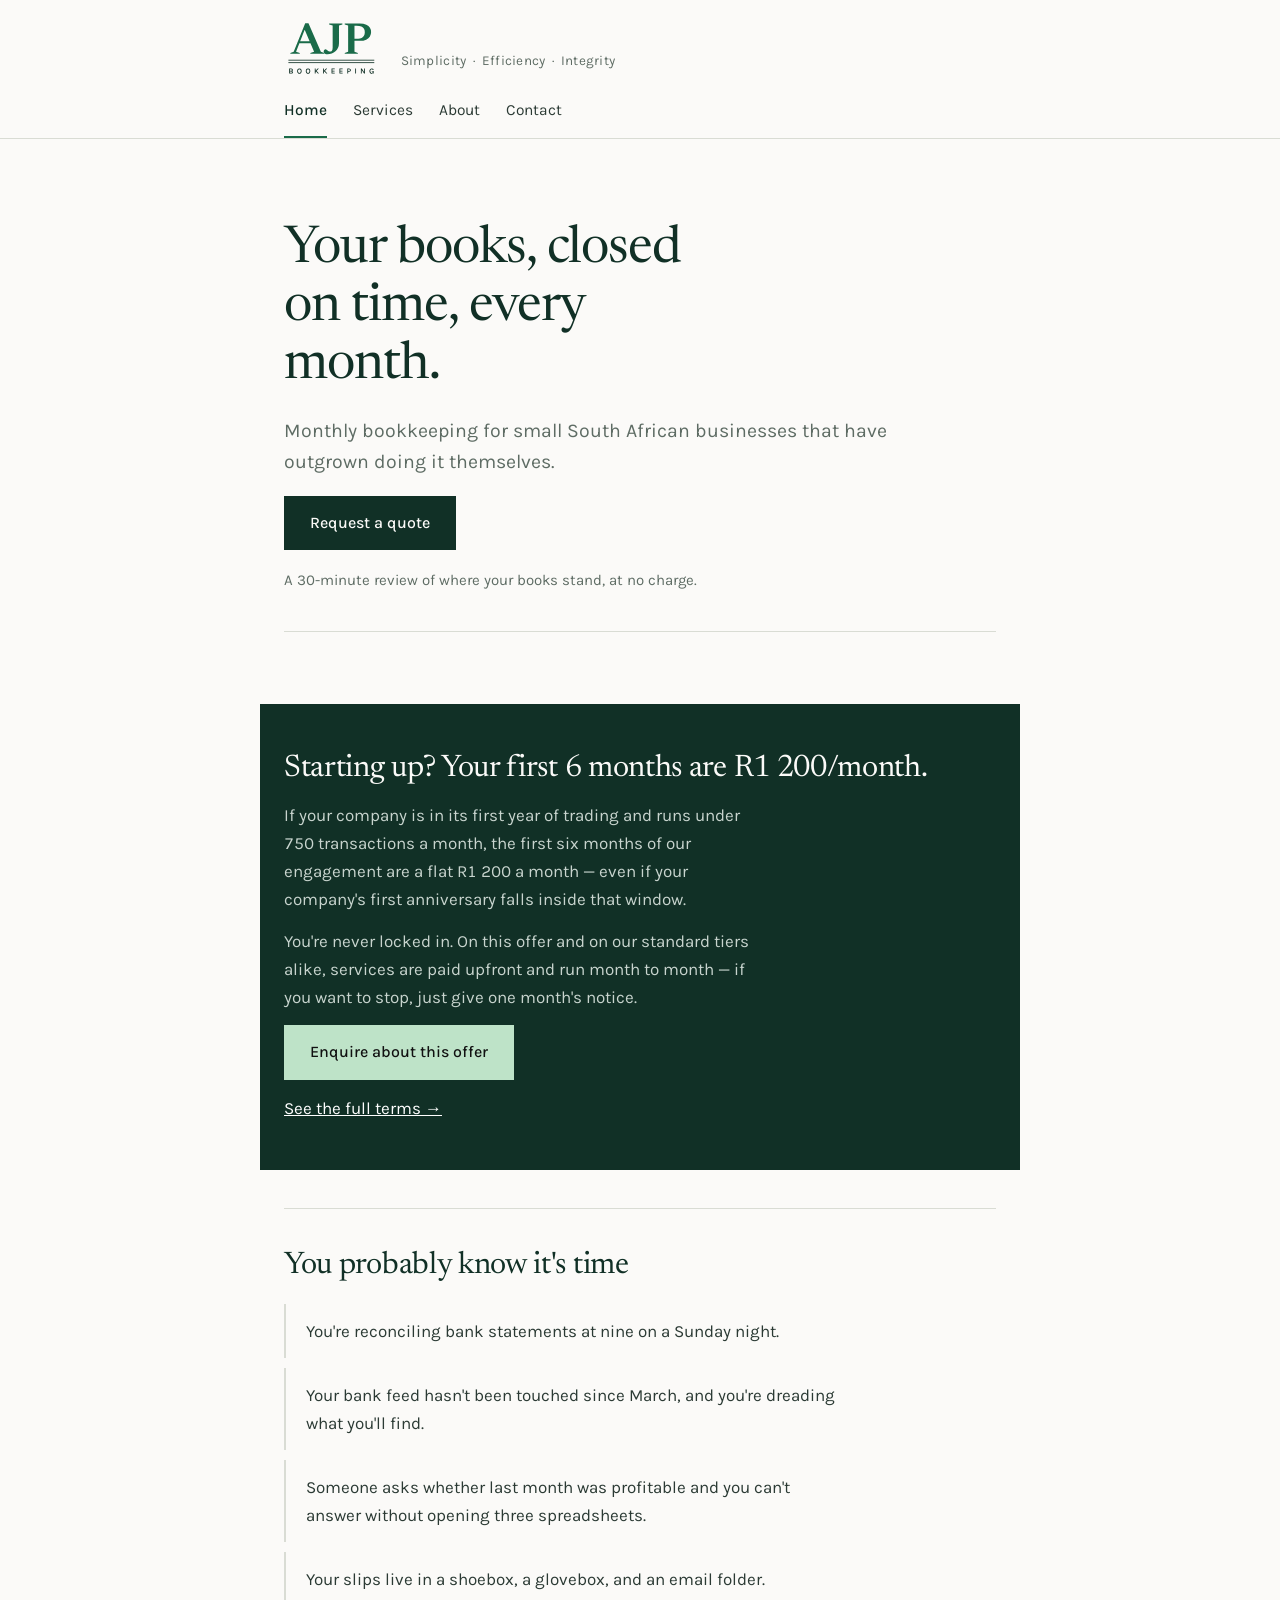
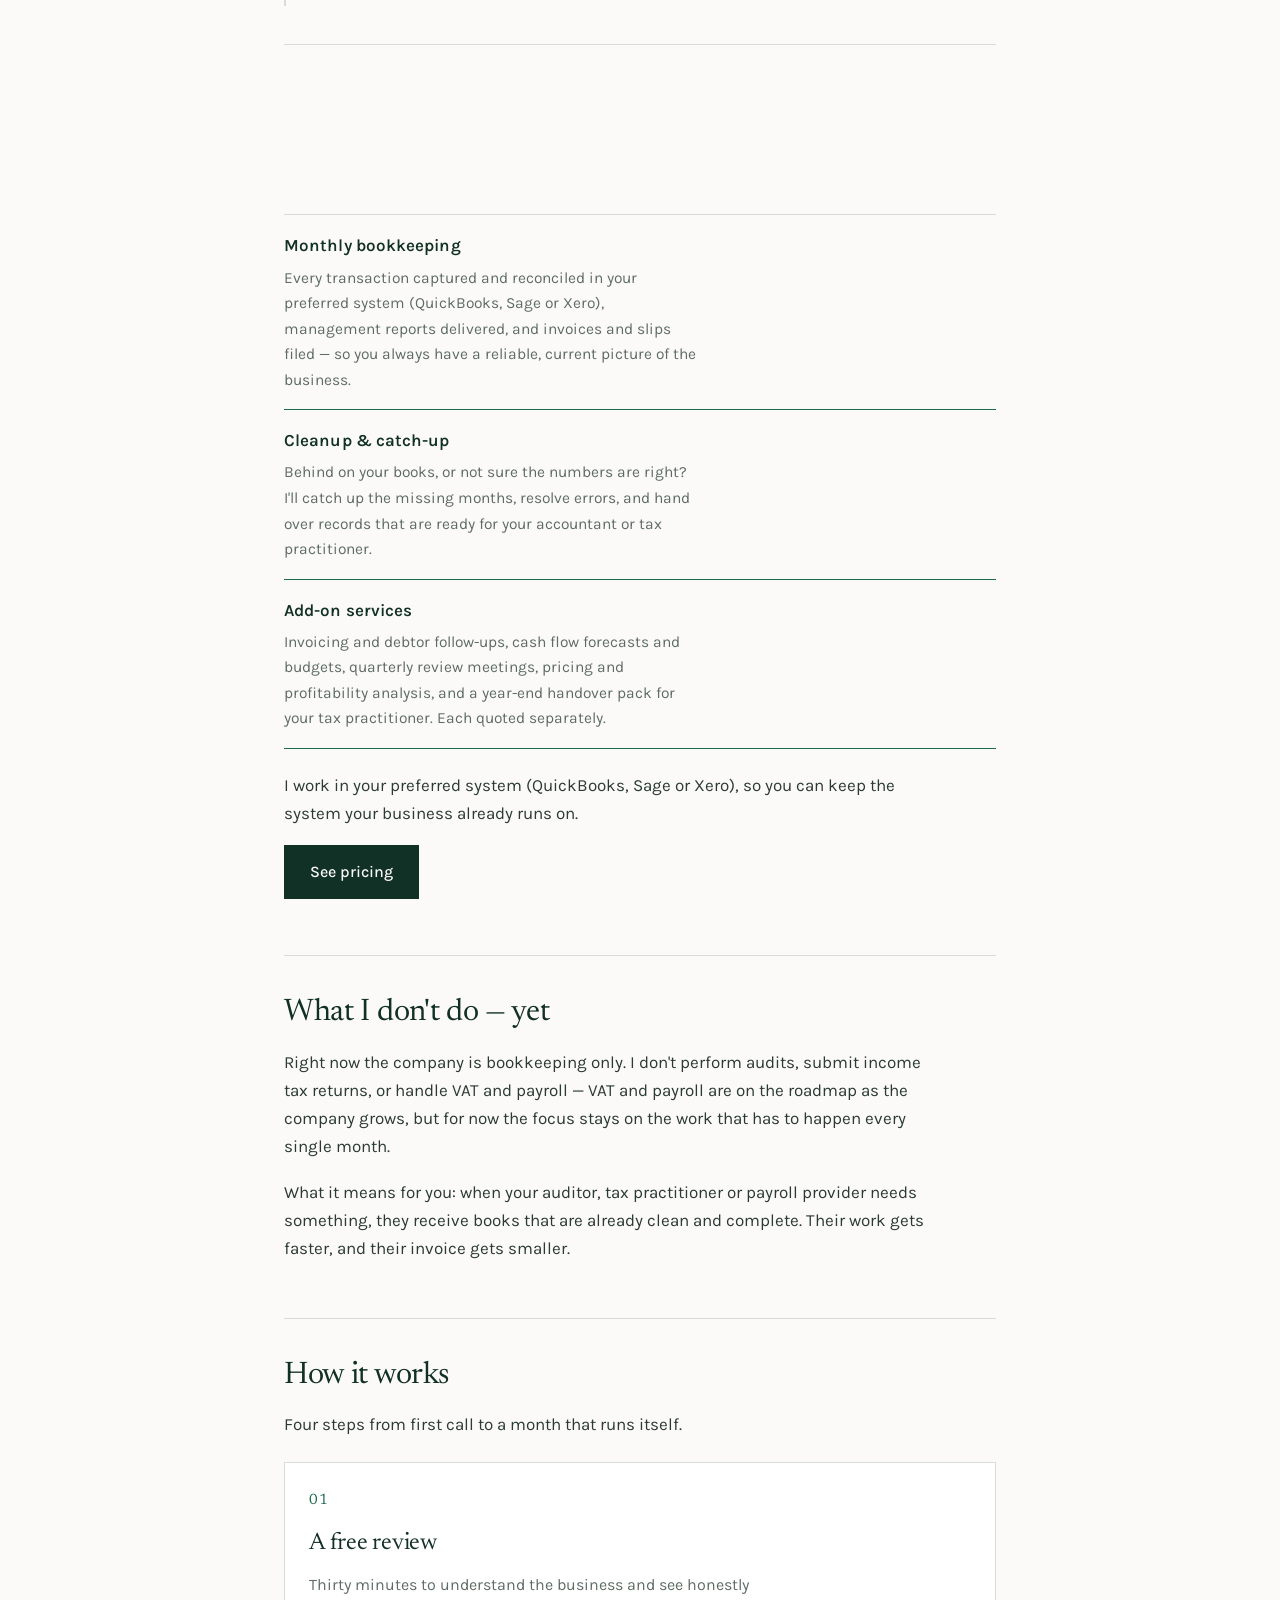
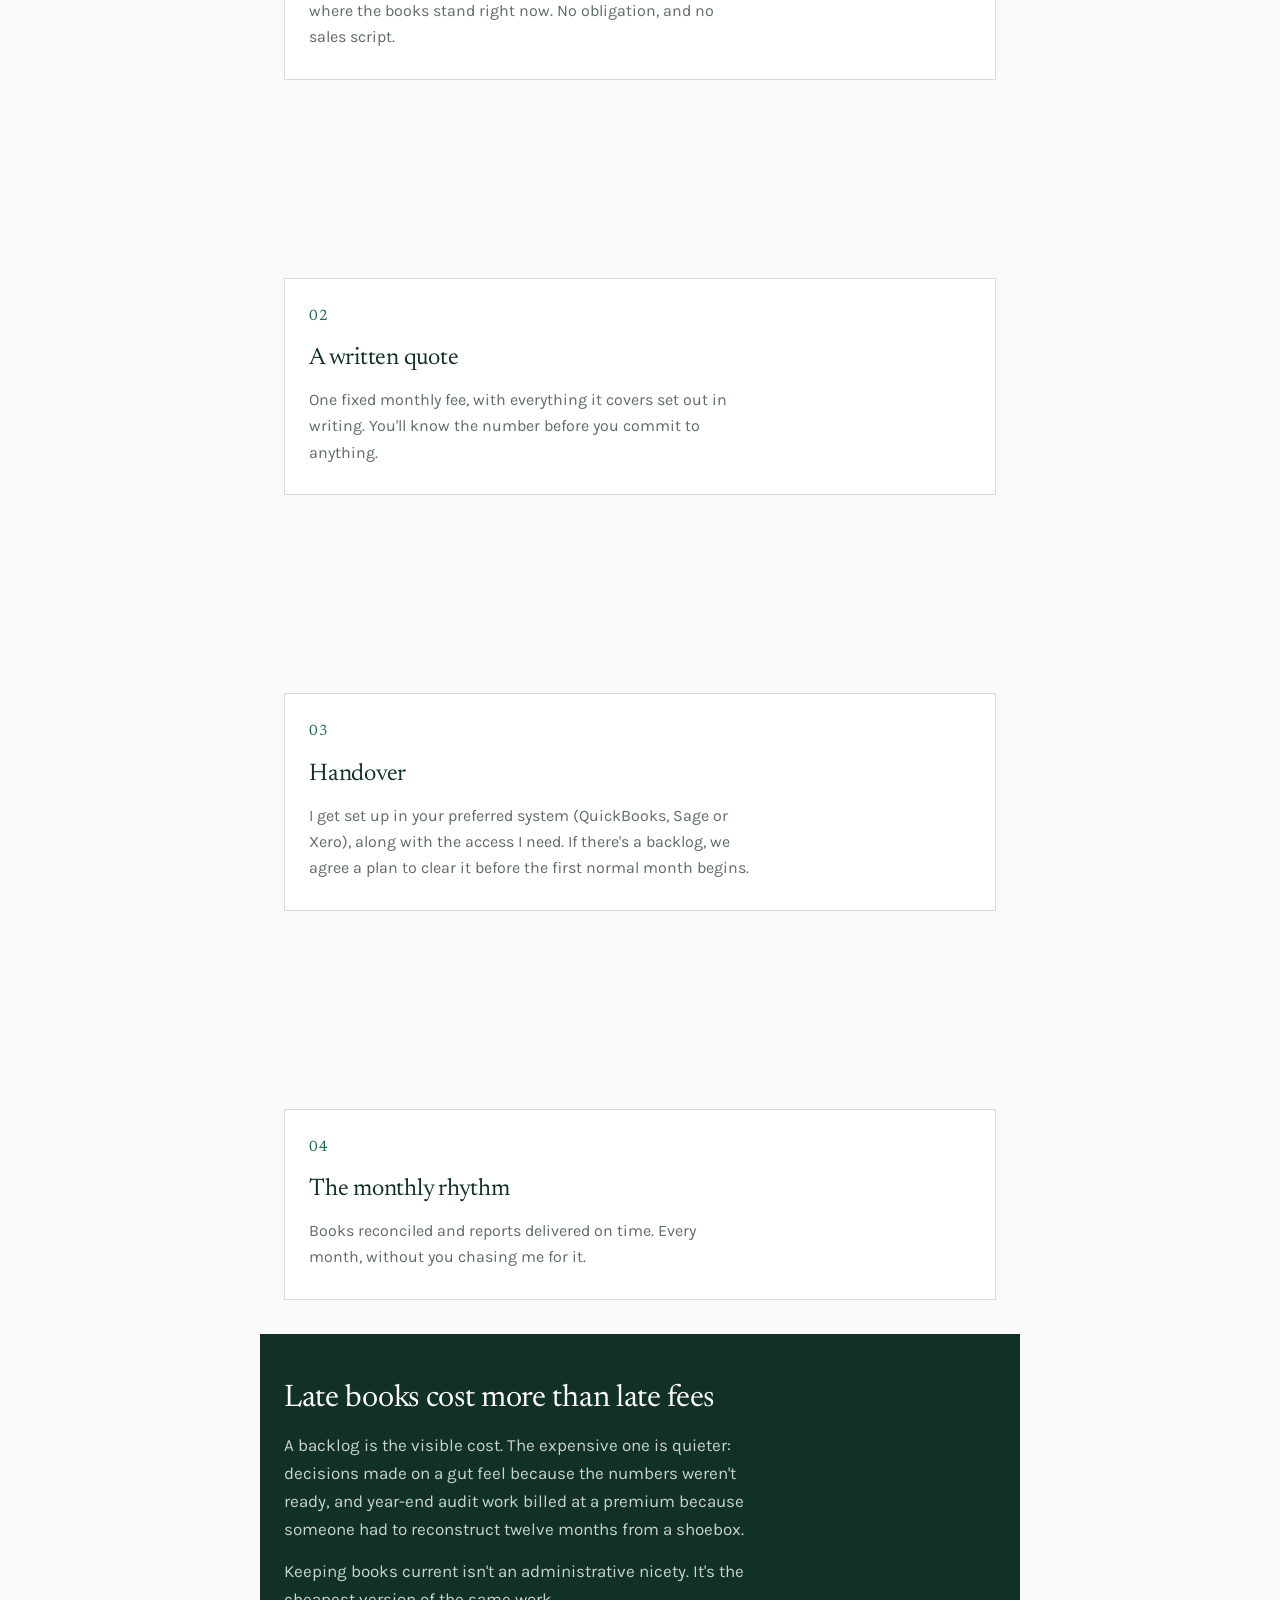
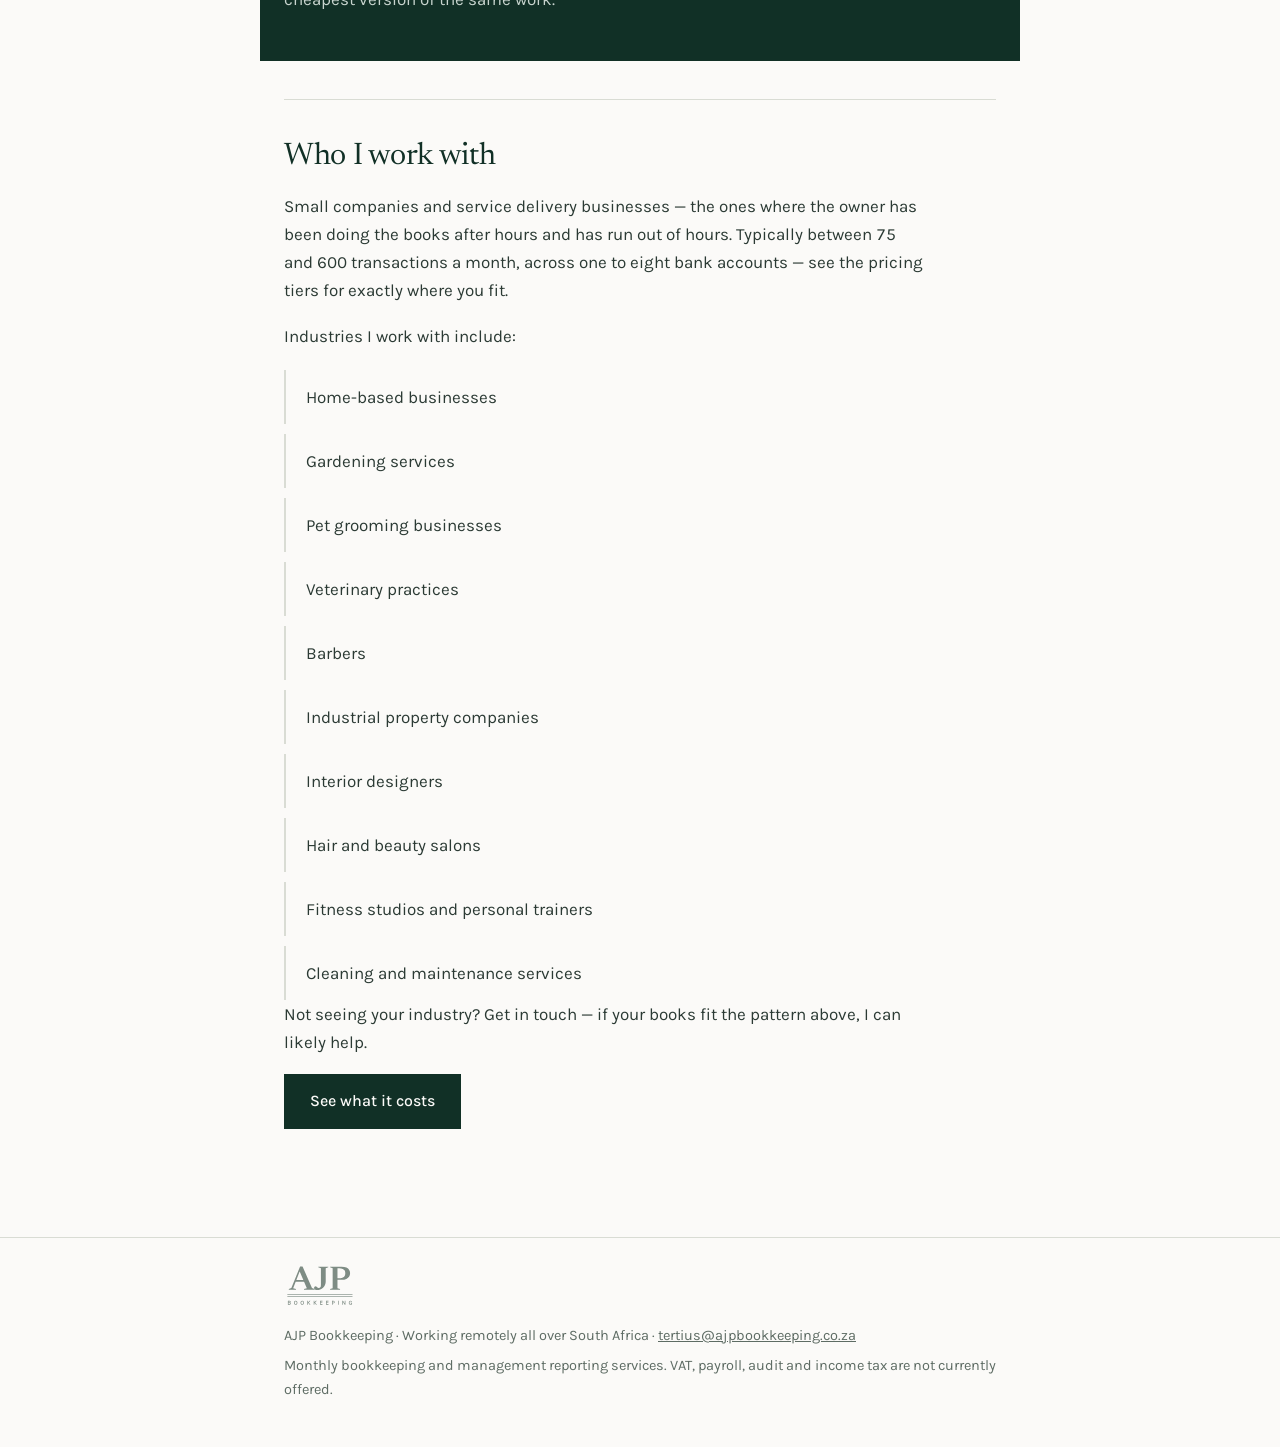
<file: index.html>
<!DOCTYPE html>
<html lang="en-ZA">
<head>
<meta charset="utf-8">
<meta name="viewport" content="width=device-width, initial-scale=1, viewport-fit=cover">
<title>AJP Bookkeeping — monthly bookkeeping for small businesses</title>
<meta name="description" content="Owner-led monthly bookkeeping for small South African businesses. Working remotely with clients all over South Africa. Packages from R4 500 per month.">
<link rel="icon" href="favicon.ico" sizes="any">
<link rel="icon" type="image/png" sizes="32x32" href="favicon-32.png">
<link rel="apple-touch-icon" href="apple-touch-icon.png">
<link rel="preconnect" href="https://fonts.googleapis.com">
<link rel="preconnect" href="https://fonts.gstatic.com" crossorigin>
<link href="https://fonts.googleapis.com/css2?family=Newsreader:ital,opsz,wght@0,6..72,300;0,6..72,400;0,6..72,500;1,6..72,300&family=Karla:wght@400;500;600&display=swap" rel="stylesheet">
<link rel="stylesheet" href="style.css">
</head>
<body>

<header class="site">
  <div class="wrap">
    <div class="masthead">
      <a class="mark" href="index.html" aria-label="AJP Bookkeeping — home"><svg class="logo" viewBox="0 0 862.3 528.2" role="img" aria-label="AJP Bookkeeping"><g transform="translate(62.14,308.00)"><path class="lg-a" d="M67.8 -96.2V-115.2H205.0V-96.2ZM273.6 -18.400000000000002 303.8 -7.6000000000000005V0.0H177.8V-7.6000000000000005L212.0 -18.0L121.4 -230.0L131.4 -231.8L47.800000000000004 -18.2L81.60000000000001 -7.6000000000000005V0.0H-4.4V-7.6000000000000005L26.200000000000003 -18.400000000000002L131.0 -277.6H160.8Z M438.8 -97.4Q438.8 -74.8 430.1 -56.0Q421.40000000000003 -37.2 406.6 -23.700000000000003Q391.8 -10.200000000000001 372.9 -2.8000000000000003Q354.0 4.6000000000000005 333.6 4.6000000000000005Q322.6 4.6000000000000005 314.9 1.5000000000000002Q307.2 -1.6 303.1 -7.2Q299.0 -12.8 299.0 -20.6Q299.0 -28.8 304.20000000000005 -34.7Q309.40000000000003 -40.6 317.8 -40.6Q321.0 -40.6 325.3 -37.5Q329.6 -34.4 334.6 -30.3Q339.6 -26.200000000000003 345.3 -23.1Q351.0 -20.0 357.0 -20.0Q368.0 -20.0 374.5 -28.3Q381.0 -36.6 381.0 -57.400000000000006V-257.40000000000003L349.0 -267.6V-275.40000000000003H469.6V-267.6L438.6 -257.40000000000003Z M673.8000000000001 -196.60000000000002Q673.8000000000001 -215.60000000000002 666.4000000000001 -228.8Q659.0 -242.0 642.5 -248.9Q626.0 -255.8 598.2 -255.8H543.0L544.6 -275.40000000000003H627.2Q664.4000000000001 -275.40000000000003 687.3000000000001 -265.1Q710.2 -254.8 720.7 -237.3Q731.2 -219.8 731.2 -198.4Q731.2 -176.60000000000002 720.4000000000001 -158.3Q709.6 -140.0 686.6 -129.0Q663.6 -118.0 627.2 -118.0H544.6L543.0 -137.8H613.8000000000001Q631.2 -137.8 644.8000000000001 -144.5Q658.4000000000001 -151.20000000000002 666.1000000000001 -164.3Q673.8000000000001 -177.4 673.8000000000001 -196.60000000000002ZM579.8000000000001 -275.40000000000003V-18.0L610.8000000000001 -7.6000000000000005V0.0H491.00000000000006V-7.6000000000000005L522.0 -18.0V-257.40000000000003L491.00000000000006 -267.6V-275.40000000000003Z"/></g>
<rect x="40.00" y="362.00" width="782.28" height="7.60" class="lg-b"/>
<rect x="40.00" y="384.80" width="782.28" height="7.60" class="lg-b"/>
<g transform="translate(40.00,488.18)"><path class="lg-b" d="M6.764 0.0V-45.7816H24.919999999999998Q30.1176 -45.7816 33.5708 -44.144Q37.024 -42.5064 38.7328 -39.7652Q40.4416 -37.024 40.4416 -33.7132Q40.4416 -29.8328 38.269999999999996 -27.0204Q36.0984 -24.208 32.0756 -23.1044Q34.71 -22.605999999999998 36.7748 -21.1642Q38.8396 -19.7224 40.0322 -17.5508Q41.2248 -15.379199999999999 41.2248 -12.638Q41.2248 -10.4308 40.4416 -8.187999999999999Q39.6584 -5.9452 37.825 -4.093999999999999Q35.9916 -2.2428 32.841 -1.1214Q29.6904 0.0 24.9556 0.0ZM14.3824 -6.6572H24.7776Q29.0852 -6.6572 31.061 -8.4194Q33.0368 -10.1816 33.0368 -13.065199999999999Q33.0368 -15.984399999999999 30.972 -17.7466Q28.9072 -19.5088 24.7776 -19.5088H14.3824ZM14.3824 -39.2312V-26.166H24.5996Q28.444399999999998 -26.166 30.527 -27.9282Q32.6096 -29.6904 32.6096 -32.7876Q32.6096 -35.742399999999996 30.5804 -37.4868Q28.5512 -39.2312 24.6708 -39.2312Z M100.26796000000002 0.9611999999999999Q94.28716 0.9611999999999999 89.65916000000001 -1.7088Q85.03116000000001 -4.3788 82.39676 -9.6832Q79.76236 -14.9876 79.76236 -22.8908Q79.76236 -30.9364 82.39676 -36.2052Q85.03116000000001 -41.474 89.65916000000001 -44.0728Q94.28716 -46.6716 100.26796000000002 -46.6716Q106.28436 -46.6716 110.93016 -44.0194Q115.57596000000001 -41.3672 118.19256000000001 -36.0806Q120.80916 -30.794 120.80916 -22.8908Q120.80916 -14.9164 118.19256000000001 -9.5942Q115.57596000000001 -4.272 110.93016 -1.6554000000000002Q106.28436 0.9611999999999999 100.26796000000002 0.9611999999999999ZM100.26796000000002 -5.9808Q106.10636000000001 -5.9808 109.52396000000002 -10.3418Q112.94156000000001 -14.7028 112.94156000000001 -22.962Q112.94156000000001 -31.0076 109.52396000000002 -35.422Q106.10636000000001 -39.8364 100.26796000000002 -39.8364Q94.53636 -39.8364 91.10096000000001 -35.4042Q87.66556000000001 -30.972 87.66556000000001 -22.8908Q87.66556000000001 -14.6672 91.10096000000001 -10.324Q94.53636 -5.9808 100.26796000000002 -5.9808Z M178.85552 0.9611999999999999Q172.87472 0.9611999999999999 168.24671999999998 -1.7088Q163.61872 -4.3788 160.98432 -9.6832Q158.34992 -14.9876 158.34992 -22.8908Q158.34992 -30.9364 160.98432 -36.2052Q163.61872 -41.474 168.24671999999998 -44.0728Q172.87472 -46.6716 178.85552 -46.6716Q184.87192 -46.6716 189.51772 -44.0194Q194.16352 -41.3672 196.78012 -36.0806Q199.39672000000002 -30.794 199.39672000000002 -22.8908Q199.39672000000002 -14.9164 196.78012 -9.5942Q194.16352 -4.272 189.51772 -1.6554000000000002Q184.87192 0.9611999999999999 178.85552 0.9611999999999999ZM178.85552 -5.9808Q184.69392 -5.9808 188.11151999999998 -10.3418Q191.52912 -14.7028 191.52912 -22.962Q191.52912 -31.0076 188.11151999999998 -35.422Q184.69392 -39.8364 178.85552 -39.8364Q173.12392 -39.8364 169.68851999999998 -35.4042Q166.25312 -30.972 166.25312 -22.8908Q166.25312 -14.6672 169.68851999999998 -10.324Q173.12392 -5.9808 178.85552 -5.9808Z M266.73468 -45.7816H277.20108L247.26148 -15.0944V-25.5608ZM255.76988 -26.7712 278.44708 0.0H268.62148L250.42988 -21.7872ZM240.28388 -45.7816H247.97348V0.0H240.28388Z M343.11504 -45.7816H353.58144L323.64184 -15.0944V-25.5608ZM332.15024 -26.7712 354.82744 0.0H345.00184L326.81024 -21.7872ZM316.66424 -45.7816H324.35384V0.0H316.66424Z M392.97339999999997 0.0V-45.7816H422.0942V-39.2312H400.5918V-26.2728H420.8126V-19.686799999999998H400.5918V-6.6572H422.0942V0.0Z M464.93935999999997 0.0V-45.7816H494.06016V-39.2312H472.55776V-26.2728H492.77855999999997V-19.686799999999998H472.55776V-6.6572H494.06016V0.0Z M536.79852 0.0V-45.7816H552.5693200000001Q560.25892 -45.7816 564.49532 -41.97239999999999Q568.73172 -38.163199999999996 568.73172 -31.328Q568.73172 -24.5284 564.49532 -20.7192Q560.25892 -16.91 552.5693200000001 -16.91H544.4881200000001V0.0ZM544.4881200000001 -23.5672H552.5693200000001Q556.69892 -23.5672 558.7993200000001 -25.721Q560.89972 -27.8748 560.89972 -31.328Q560.89972 -34.8168 558.7993200000001 -37.024Q556.69892 -39.2312 552.5693200000001 -39.2312H544.4881200000001Z M608.47968 0.0V-45.7816H616.09808V0.0Z M660.26044 -45.7816H668.73324L690.2000400000001 -11.7836H689.59484V-45.7816H697.21324V0.0H689.34564L666.66844 -35.8136H667.8788400000001V0.0H660.26044Z M758.072 0.9611999999999999Q752.4828 0.9611999999999999 747.9793999999999 -1.9758Q743.476 -4.9128 740.806 -10.1994Q738.136 -15.486 738.136 -22.5704Q738.136 -28.2664 739.7914 -32.752Q741.4467999999999 -37.2376 744.4015999999999 -40.3348Q747.3564 -43.432 751.2901999999999 -45.0518Q755.2239999999999 -46.6716 759.7808 -46.6716Q765.904 -46.6716 770.1759999999999 -44.0372Q774.448 -41.4028 777.0111999999999 -35.742399999999996L769.3216 -33.7844Q767.3636 -36.7392 764.8894 -38.2522Q762.4152 -39.7652 759.3892 -39.7652Q755.8292 -39.7652 752.8566000000001 -37.6826Q749.884 -35.6 748.104 -31.755200000000002Q746.324 -27.9104 746.324 -22.5704Q746.324 -17.6576 747.8548 -13.9374Q749.3856 -10.2172 752.1623999999999 -8.1168Q754.9392 -6.0164 758.6772 -6.0164Q761.7388 -6.0164 764.1596 -7.3870000000000005Q766.5803999999999 -8.7576 767.9866 -11.4098Q769.3928 -14.062 769.3928 -17.871199999999998H771.2084Q771.2084 -12.1396 769.8378 -7.9032Q768.4671999999999 -3.6668 765.5658 -1.3528Q762.6644 0.9611999999999999 758.072 0.9611999999999999ZM770.5319999999999 0.0 769.3928 -10.2884V-18.1204L758.7484 -18.3696V-23.2824H776.7264V0.0Z"/></g></svg></a>
      <span class="tagline">Simplicity &nbsp;·&nbsp; Efficiency &nbsp;·&nbsp; Integrity</span>
    </div>
    <nav class="site">
      <a href="index.html" class="on" aria-current="page">Home</a>
      <a href="services.html">Services</a>
      <a href="about.html">About</a>
      <a href="contact.html">Contact</a>
    </nav>
  </div>
</header>

<main class="wrap">
<section id="home" class="page">
  <div class="block">
    <h1>Your books, closed on time, every month.</h1>
    <p class="lede">Monthly bookkeeping for small South African businesses that have outgrown doing it themselves.</p>
    <p><a class="cta" href="contact.html">Request a quote</a></p>
    <p class="after-cta">A 30-minute review of where your books stand, at no charge.</p>
  </div>

  <div class="block">
    <div class="panel">
      <h2>Starting up? Your first 6 months are R1 200/month.</h2>
      <p>If your company is in its first year of trading and runs under 750 transactions a month, the first six months of our engagement are a flat R1 200 a month — even if your company's first anniversary falls inside that window.</p>
      <p>You're never locked in. On this offer and on our standard tiers alike, services are paid upfront and run month to month — if you want to stop, just give one month's notice.</p>
      <p><a class="cta-light" href="contact.html">Enquire about this offer</a></p>
      <p style="margin-top:14px"><a href="services.html#startup-offer" style="color:#fff;text-decoration:underline">See the full terms →</a></p>
    </div>
  </div>

  <div class="block">
    <h2>You probably know it's time</h2>
    <ul class="says">
      <li>You're reconciling bank statements at nine on a Sunday night.</li>
      <li>Your bank feed hasn't been touched since March, and you're dreading what you'll find.</li>
      <li>Someone asks whether last month was profitable and you can't answer without opening three spreadsheets.</li>
      <li>Your slips live in a shoebox, a glovebox, and an email folder.</li>
    </ul>
  </div>

  <div class="block">
    <h2>How I can help</h2>
    <p>Two ways to get your books under control, depending on where you're starting from — plus optional add-ons when you want more from your numbers.</p>
    <div class="ledger">
      <div class="row"><div class="what"><h3>Monthly bookkeeping</h3><p>Every transaction captured and reconciled in your preferred system (QuickBooks, Sage or Xero), management reports delivered, and invoices and slips filed — so you always have a reliable, current picture of the business.</p></div></div>
      <div class="row"><div class="what"><h3>Cleanup &amp; catch-up</h3><p>Behind on your books, or not sure the numbers are right? I'll catch up the missing months, resolve errors, and hand over records that are ready for your accountant or tax practitioner.</p></div></div>
      <div class="row"><div class="what"><h3>Add-on services</h3><p>Invoicing and debtor follow-ups, cash flow forecasts and budgets, quarterly review meetings, pricing and profitability analysis, and a year-end handover pack for your tax practitioner. Each quoted separately.</p></div></div>
    </div>
    <p style="margin-top:22px">I work in your preferred system (QuickBooks, Sage or Xero), so you can keep the system your business already runs on.</p>
    <p><a class="cta" href="services.html">See pricing</a></p>
  </div>

  <div class="block">
    <h2>What I don't do — yet</h2>
    <p>Right now the company is bookkeeping only. I don't perform audits, submit income tax returns, or handle VAT and payroll — VAT and payroll are on the roadmap as the company grows, but for now the focus stays on the work that has to happen every single month.</p>
    <p>What it means for you: when your auditor, tax practitioner or payroll provider needs something, they receive books that are already clean and complete. Their work gets faster, and their invoice gets smaller.</p>
  </div>

  <div class="block">
    <h2>How it works</h2>
    <p>Four steps from first call to a month that runs itself.</p>
    <div class="stack">
      <article class="card">
        <span class="num">01</span>
        <h3>A free review</h3>
        <p>Thirty minutes to understand the business and see honestly where the books stand right now. No obligation, and no sales script.</p>
      </article>
      <article class="card">
        <span class="num">02</span>
        <h3>A written quote</h3>
        <p>One fixed monthly fee, with everything it covers set out in writing. You'll know the number before you commit to anything.</p>
      </article>
      <article class="card">
        <span class="num">03</span>
        <h3>Handover</h3>
        <p>I get set up in your preferred system (QuickBooks, Sage or Xero), along with the access I need. If there's a backlog, we agree a plan to clear it before the first normal month begins.</p>
      </article>
      <article class="card">
        <span class="num">04</span>
        <h3>The monthly rhythm</h3>
        <p>Books reconciled and reports delivered on time. Every month, without you chasing me for it.</p>
      </article>
    </div>
    <div class="panel">
      <h2>Late books cost more than late fees</h2>
      <p>A backlog is the visible cost. The expensive one is quieter: decisions made on a gut feel because the numbers weren't ready, and year-end audit work billed at a premium because someone had to reconstruct twelve months from a shoebox.</p>
      <p>Keeping books current isn't an administrative nicety. It's the cheapest version of the same work.</p>
    </div>
  </div>

  <div class="block">
    <h2>Who I work with</h2>
    <p>Small companies and service delivery businesses — the ones where the owner has been doing the books after hours and has run out of hours. Typically between 75 and 600 transactions a month, across one to eight bank accounts — see the pricing tiers for exactly where you fit.</p>
    <p>Industries I work with include:</p>
    <ul class="says">
      <li>Home-based businesses</li>
      <li>Gardening services</li>
      <li>Pet grooming businesses</li>
      <li>Veterinary practices</li>
      <li>Barbers</li>
      <li>Industrial property companies</li>
      <li>Interior designers</li>
      <li>Hair and beauty salons</li>
      <li>Fitness studios and personal trainers</li>
      <li>Cleaning and maintenance services</li>
    </ul>
    <p>Not seeing your industry? Get in touch — if your books fit the pattern above, I can likely help.</p>
    <p><a class="cta" href="services.html">See what it costs</a></p>
  </div>
</section>
</main>

<footer class="site">
  <div class="wrap">
    <svg class="logo" viewBox="0 0 862.3 528.2" role="img" aria-label="AJP Bookkeeping"><g transform="translate(62.14,308.00)"><path class="lg-a" d="M67.8 -96.2V-115.2H205.0V-96.2ZM273.6 -18.400000000000002 303.8 -7.6000000000000005V0.0H177.8V-7.6000000000000005L212.0 -18.0L121.4 -230.0L131.4 -231.8L47.800000000000004 -18.2L81.60000000000001 -7.6000000000000005V0.0H-4.4V-7.6000000000000005L26.200000000000003 -18.400000000000002L131.0 -277.6H160.8Z M438.8 -97.4Q438.8 -74.8 430.1 -56.0Q421.40000000000003 -37.2 406.6 -23.700000000000003Q391.8 -10.200000000000001 372.9 -2.8000000000000003Q354.0 4.6000000000000005 333.6 4.6000000000000005Q322.6 4.6000000000000005 314.9 1.5000000000000002Q307.2 -1.6 303.1 -7.2Q299.0 -12.8 299.0 -20.6Q299.0 -28.8 304.20000000000005 -34.7Q309.40000000000003 -40.6 317.8 -40.6Q321.0 -40.6 325.3 -37.5Q329.6 -34.4 334.6 -30.3Q339.6 -26.200000000000003 345.3 -23.1Q351.0 -20.0 357.0 -20.0Q368.0 -20.0 374.5 -28.3Q381.0 -36.6 381.0 -57.400000000000006V-257.40000000000003L349.0 -267.6V-275.40000000000003H469.6V-267.6L438.6 -257.40000000000003Z M673.8000000000001 -196.60000000000002Q673.8000000000001 -215.60000000000002 666.4000000000001 -228.8Q659.0 -242.0 642.5 -248.9Q626.0 -255.8 598.2 -255.8H543.0L544.6 -275.40000000000003H627.2Q664.4000000000001 -275.40000000000003 687.3000000000001 -265.1Q710.2 -254.8 720.7 -237.3Q731.2 -219.8 731.2 -198.4Q731.2 -176.60000000000002 720.4000000000001 -158.3Q709.6 -140.0 686.6 -129.0Q663.6 -118.0 627.2 -118.0H544.6L543.0 -137.8H613.8000000000001Q631.2 -137.8 644.8000000000001 -144.5Q658.4000000000001 -151.20000000000002 666.1000000000001 -164.3Q673.8000000000001 -177.4 673.8000000000001 -196.60000000000002ZM579.8000000000001 -275.40000000000003V-18.0L610.8000000000001 -7.6000000000000005V0.0H491.00000000000006V-7.6000000000000005L522.0 -18.0V-257.40000000000003L491.00000000000006 -267.6V-275.40000000000003Z"/></g>
<rect x="40.00" y="362.00" width="782.28" height="7.60" class="lg-b"/>
<rect x="40.00" y="384.80" width="782.28" height="7.60" class="lg-b"/>
<g transform="translate(40.00,488.18)"><path class="lg-b" d="M6.764 0.0V-45.7816H24.919999999999998Q30.1176 -45.7816 33.5708 -44.144Q37.024 -42.5064 38.7328 -39.7652Q40.4416 -37.024 40.4416 -33.7132Q40.4416 -29.8328 38.269999999999996 -27.0204Q36.0984 -24.208 32.0756 -23.1044Q34.71 -22.605999999999998 36.7748 -21.1642Q38.8396 -19.7224 40.0322 -17.5508Q41.2248 -15.379199999999999 41.2248 -12.638Q41.2248 -10.4308 40.4416 -8.187999999999999Q39.6584 -5.9452 37.825 -4.093999999999999Q35.9916 -2.2428 32.841 -1.1214Q29.6904 0.0 24.9556 0.0ZM14.3824 -6.6572H24.7776Q29.0852 -6.6572 31.061 -8.4194Q33.0368 -10.1816 33.0368 -13.065199999999999Q33.0368 -15.984399999999999 30.972 -17.7466Q28.9072 -19.5088 24.7776 -19.5088H14.3824ZM14.3824 -39.2312V-26.166H24.5996Q28.444399999999998 -26.166 30.527 -27.9282Q32.6096 -29.6904 32.6096 -32.7876Q32.6096 -35.742399999999996 30.5804 -37.4868Q28.5512 -39.2312 24.6708 -39.2312Z M100.26796000000002 0.9611999999999999Q94.28716 0.9611999999999999 89.65916000000001 -1.7088Q85.03116000000001 -4.3788 82.39676 -9.6832Q79.76236 -14.9876 79.76236 -22.8908Q79.76236 -30.9364 82.39676 -36.2052Q85.03116000000001 -41.474 89.65916000000001 -44.0728Q94.28716 -46.6716 100.26796000000002 -46.6716Q106.28436 -46.6716 110.93016 -44.0194Q115.57596000000001 -41.3672 118.19256000000001 -36.0806Q120.80916 -30.794 120.80916 -22.8908Q120.80916 -14.9164 118.19256000000001 -9.5942Q115.57596000000001 -4.272 110.93016 -1.6554000000000002Q106.28436 0.9611999999999999 100.26796000000002 0.9611999999999999ZM100.26796000000002 -5.9808Q106.10636000000001 -5.9808 109.52396000000002 -10.3418Q112.94156000000001 -14.7028 112.94156000000001 -22.962Q112.94156000000001 -31.0076 109.52396000000002 -35.422Q106.10636000000001 -39.8364 100.26796000000002 -39.8364Q94.53636 -39.8364 91.10096000000001 -35.4042Q87.66556000000001 -30.972 87.66556000000001 -22.8908Q87.66556000000001 -14.6672 91.10096000000001 -10.324Q94.53636 -5.9808 100.26796000000002 -5.9808Z M178.85552 0.9611999999999999Q172.87472 0.9611999999999999 168.24671999999998 -1.7088Q163.61872 -4.3788 160.98432 -9.6832Q158.34992 -14.9876 158.34992 -22.8908Q158.34992 -30.9364 160.98432 -36.2052Q163.61872 -41.474 168.24671999999998 -44.0728Q172.87472 -46.6716 178.85552 -46.6716Q184.87192 -46.6716 189.51772 -44.0194Q194.16352 -41.3672 196.78012 -36.0806Q199.39672000000002 -30.794 199.39672000000002 -22.8908Q199.39672000000002 -14.9164 196.78012 -9.5942Q194.16352 -4.272 189.51772 -1.6554000000000002Q184.87192 0.9611999999999999 178.85552 0.9611999999999999ZM178.85552 -5.9808Q184.69392 -5.9808 188.11151999999998 -10.3418Q191.52912 -14.7028 191.52912 -22.962Q191.52912 -31.0076 188.11151999999998 -35.422Q184.69392 -39.8364 178.85552 -39.8364Q173.12392 -39.8364 169.68851999999998 -35.4042Q166.25312 -30.972 166.25312 -22.8908Q166.25312 -14.6672 169.68851999999998 -10.324Q173.12392 -5.9808 178.85552 -5.9808Z M266.73468 -45.7816H277.20108L247.26148 -15.0944V-25.5608ZM255.76988 -26.7712 278.44708 0.0H268.62148L250.42988 -21.7872ZM240.28388 -45.7816H247.97348V0.0H240.28388Z M343.11504 -45.7816H353.58144L323.64184 -15.0944V-25.5608ZM332.15024 -26.7712 354.82744 0.0H345.00184L326.81024 -21.7872ZM316.66424 -45.7816H324.35384V0.0H316.66424Z M392.97339999999997 0.0V-45.7816H422.0942V-39.2312H400.5918V-26.2728H420.8126V-19.686799999999998H400.5918V-6.6572H422.0942V0.0Z M464.93935999999997 0.0V-45.7816H494.06016V-39.2312H472.55776V-26.2728H492.77855999999997V-19.686799999999998H472.55776V-6.6572H494.06016V0.0Z M536.79852 0.0V-45.7816H552.5693200000001Q560.25892 -45.7816 564.49532 -41.97239999999999Q568.73172 -38.163199999999996 568.73172 -31.328Q568.73172 -24.5284 564.49532 -20.7192Q560.25892 -16.91 552.5693200000001 -16.91H544.4881200000001V0.0ZM544.4881200000001 -23.5672H552.5693200000001Q556.69892 -23.5672 558.7993200000001 -25.721Q560.89972 -27.8748 560.89972 -31.328Q560.89972 -34.8168 558.7993200000001 -37.024Q556.69892 -39.2312 552.5693200000001 -39.2312H544.4881200000001Z M608.47968 0.0V-45.7816H616.09808V0.0Z M660.26044 -45.7816H668.73324L690.2000400000001 -11.7836H689.59484V-45.7816H697.21324V0.0H689.34564L666.66844 -35.8136H667.8788400000001V0.0H660.26044Z M758.072 0.9611999999999999Q752.4828 0.9611999999999999 747.9793999999999 -1.9758Q743.476 -4.9128 740.806 -10.1994Q738.136 -15.486 738.136 -22.5704Q738.136 -28.2664 739.7914 -32.752Q741.4467999999999 -37.2376 744.4015999999999 -40.3348Q747.3564 -43.432 751.2901999999999 -45.0518Q755.2239999999999 -46.6716 759.7808 -46.6716Q765.904 -46.6716 770.1759999999999 -44.0372Q774.448 -41.4028 777.0111999999999 -35.742399999999996L769.3216 -33.7844Q767.3636 -36.7392 764.8894 -38.2522Q762.4152 -39.7652 759.3892 -39.7652Q755.8292 -39.7652 752.8566000000001 -37.6826Q749.884 -35.6 748.104 -31.755200000000002Q746.324 -27.9104 746.324 -22.5704Q746.324 -17.6576 747.8548 -13.9374Q749.3856 -10.2172 752.1623999999999 -8.1168Q754.9392 -6.0164 758.6772 -6.0164Q761.7388 -6.0164 764.1596 -7.3870000000000005Q766.5803999999999 -8.7576 767.9866 -11.4098Q769.3928 -14.062 769.3928 -17.871199999999998H771.2084Q771.2084 -12.1396 769.8378 -7.9032Q768.4671999999999 -3.6668 765.5658 -1.3528Q762.6644 0.9611999999999999 758.072 0.9611999999999999ZM770.5319999999999 0.0 769.3928 -10.2884V-18.1204L758.7484 -18.3696V-23.2824H776.7264V0.0Z"/></g></svg>
    <p>AJP Bookkeeping · Working remotely all over South Africa · <a href="mailto:tertius@ajpbookkeeping.co.za">tertius@ajpbookkeeping.co.za</a></p>
    <p>Monthly bookkeeping and management reporting services. VAT, payroll, audit and income tax are not currently offered.</p>
  </div>
</footer>

<script src="script.js"></script>
</body>
</html>
</file>
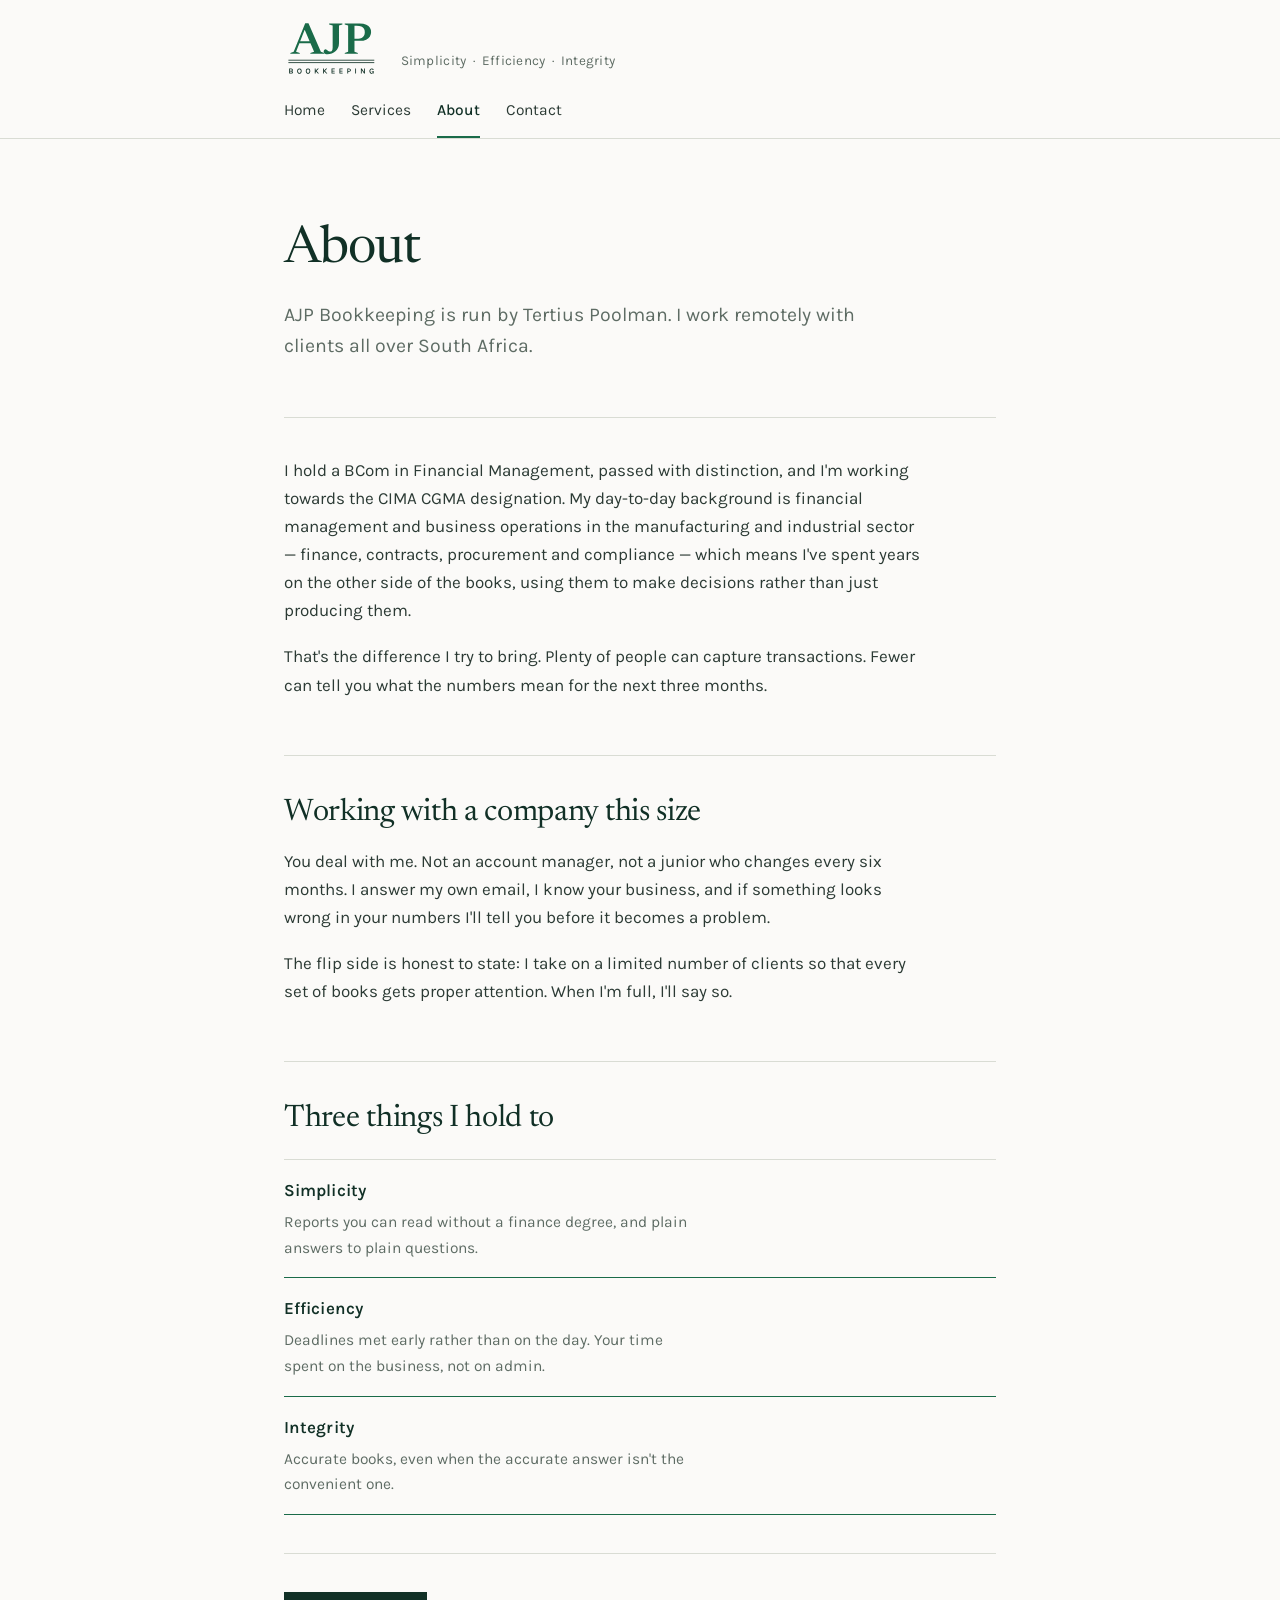
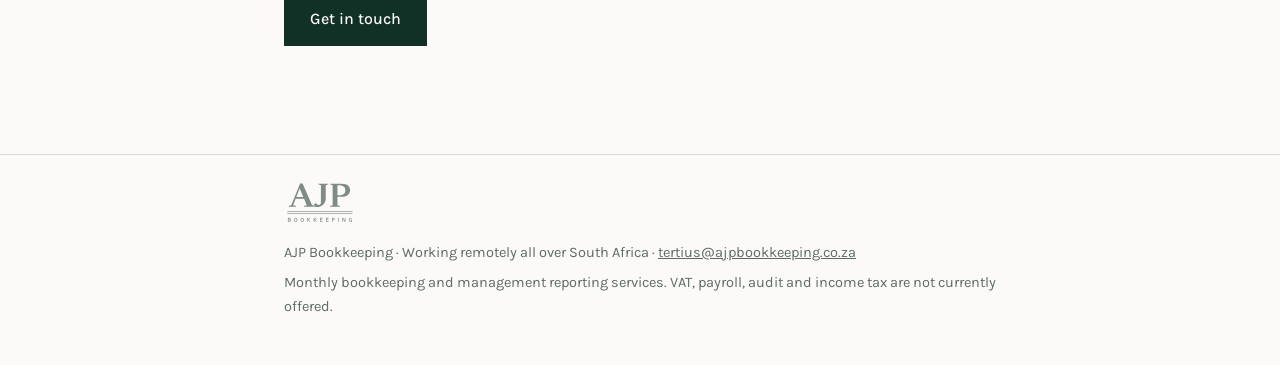
<file: about.html>
<!DOCTYPE html>
<html lang="en-ZA">
<head>
<meta charset="utf-8">
<meta name="viewport" content="width=device-width, initial-scale=1, viewport-fit=cover">
<title>About — AJP Bookkeeping</title>
<meta name="description" content="AJP Bookkeeping is an owner-led company run by Tertius Poolman, BCom Financial Management, working remotely with clients all over South Africa.">
<link rel="icon" href="favicon.ico" sizes="any">
<link rel="icon" type="image/png" sizes="32x32" href="favicon-32.png">
<link rel="apple-touch-icon" href="apple-touch-icon.png">
<link rel="preconnect" href="https://fonts.googleapis.com">
<link rel="preconnect" href="https://fonts.gstatic.com" crossorigin>
<link href="https://fonts.googleapis.com/css2?family=Newsreader:ital,opsz,wght@0,6..72,300;0,6..72,400;0,6..72,500;1,6..72,300&family=Karla:wght@400;500;600&display=swap" rel="stylesheet">
<link rel="stylesheet" href="style.css">
</head>
<body>

<header class="site">
  <div class="wrap">
    <div class="masthead">
      <a class="mark" href="index.html" aria-label="AJP Bookkeeping — home"><svg class="logo" viewBox="0 0 862.3 528.2" role="img" aria-label="AJP Bookkeeping"><g transform="translate(62.14,308.00)"><path class="lg-a" d="M67.8 -96.2V-115.2H205.0V-96.2ZM273.6 -18.400000000000002 303.8 -7.6000000000000005V0.0H177.8V-7.6000000000000005L212.0 -18.0L121.4 -230.0L131.4 -231.8L47.800000000000004 -18.2L81.60000000000001 -7.6000000000000005V0.0H-4.4V-7.6000000000000005L26.200000000000003 -18.400000000000002L131.0 -277.6H160.8Z M438.8 -97.4Q438.8 -74.8 430.1 -56.0Q421.40000000000003 -37.2 406.6 -23.700000000000003Q391.8 -10.200000000000001 372.9 -2.8000000000000003Q354.0 4.6000000000000005 333.6 4.6000000000000005Q322.6 4.6000000000000005 314.9 1.5000000000000002Q307.2 -1.6 303.1 -7.2Q299.0 -12.8 299.0 -20.6Q299.0 -28.8 304.20000000000005 -34.7Q309.40000000000003 -40.6 317.8 -40.6Q321.0 -40.6 325.3 -37.5Q329.6 -34.4 334.6 -30.3Q339.6 -26.200000000000003 345.3 -23.1Q351.0 -20.0 357.0 -20.0Q368.0 -20.0 374.5 -28.3Q381.0 -36.6 381.0 -57.400000000000006V-257.40000000000003L349.0 -267.6V-275.40000000000003H469.6V-267.6L438.6 -257.40000000000003Z M673.8000000000001 -196.60000000000002Q673.8000000000001 -215.60000000000002 666.4000000000001 -228.8Q659.0 -242.0 642.5 -248.9Q626.0 -255.8 598.2 -255.8H543.0L544.6 -275.40000000000003H627.2Q664.4000000000001 -275.40000000000003 687.3000000000001 -265.1Q710.2 -254.8 720.7 -237.3Q731.2 -219.8 731.2 -198.4Q731.2 -176.60000000000002 720.4000000000001 -158.3Q709.6 -140.0 686.6 -129.0Q663.6 -118.0 627.2 -118.0H544.6L543.0 -137.8H613.8000000000001Q631.2 -137.8 644.8000000000001 -144.5Q658.4000000000001 -151.20000000000002 666.1000000000001 -164.3Q673.8000000000001 -177.4 673.8000000000001 -196.60000000000002ZM579.8000000000001 -275.40000000000003V-18.0L610.8000000000001 -7.6000000000000005V0.0H491.00000000000006V-7.6000000000000005L522.0 -18.0V-257.40000000000003L491.00000000000006 -267.6V-275.40000000000003Z"/></g>
<rect x="40.00" y="362.00" width="782.28" height="7.60" class="lg-b"/>
<rect x="40.00" y="384.80" width="782.28" height="7.60" class="lg-b"/>
<g transform="translate(40.00,488.18)"><path class="lg-b" d="M6.764 0.0V-45.7816H24.919999999999998Q30.1176 -45.7816 33.5708 -44.144Q37.024 -42.5064 38.7328 -39.7652Q40.4416 -37.024 40.4416 -33.7132Q40.4416 -29.8328 38.269999999999996 -27.0204Q36.0984 -24.208 32.0756 -23.1044Q34.71 -22.605999999999998 36.7748 -21.1642Q38.8396 -19.7224 40.0322 -17.5508Q41.2248 -15.379199999999999 41.2248 -12.638Q41.2248 -10.4308 40.4416 -8.187999999999999Q39.6584 -5.9452 37.825 -4.093999999999999Q35.9916 -2.2428 32.841 -1.1214Q29.6904 0.0 24.9556 0.0ZM14.3824 -6.6572H24.7776Q29.0852 -6.6572 31.061 -8.4194Q33.0368 -10.1816 33.0368 -13.065199999999999Q33.0368 -15.984399999999999 30.972 -17.7466Q28.9072 -19.5088 24.7776 -19.5088H14.3824ZM14.3824 -39.2312V-26.166H24.5996Q28.444399999999998 -26.166 30.527 -27.9282Q32.6096 -29.6904 32.6096 -32.7876Q32.6096 -35.742399999999996 30.5804 -37.4868Q28.5512 -39.2312 24.6708 -39.2312Z M100.26796000000002 0.9611999999999999Q94.28716 0.9611999999999999 89.65916000000001 -1.7088Q85.03116000000001 -4.3788 82.39676 -9.6832Q79.76236 -14.9876 79.76236 -22.8908Q79.76236 -30.9364 82.39676 -36.2052Q85.03116000000001 -41.474 89.65916000000001 -44.0728Q94.28716 -46.6716 100.26796000000002 -46.6716Q106.28436 -46.6716 110.93016 -44.0194Q115.57596000000001 -41.3672 118.19256000000001 -36.0806Q120.80916 -30.794 120.80916 -22.8908Q120.80916 -14.9164 118.19256000000001 -9.5942Q115.57596000000001 -4.272 110.93016 -1.6554000000000002Q106.28436 0.9611999999999999 100.26796000000002 0.9611999999999999ZM100.26796000000002 -5.9808Q106.10636000000001 -5.9808 109.52396000000002 -10.3418Q112.94156000000001 -14.7028 112.94156000000001 -22.962Q112.94156000000001 -31.0076 109.52396000000002 -35.422Q106.10636000000001 -39.8364 100.26796000000002 -39.8364Q94.53636 -39.8364 91.10096000000001 -35.4042Q87.66556000000001 -30.972 87.66556000000001 -22.8908Q87.66556000000001 -14.6672 91.10096000000001 -10.324Q94.53636 -5.9808 100.26796000000002 -5.9808Z M178.85552 0.9611999999999999Q172.87472 0.9611999999999999 168.24671999999998 -1.7088Q163.61872 -4.3788 160.98432 -9.6832Q158.34992 -14.9876 158.34992 -22.8908Q158.34992 -30.9364 160.98432 -36.2052Q163.61872 -41.474 168.24671999999998 -44.0728Q172.87472 -46.6716 178.85552 -46.6716Q184.87192 -46.6716 189.51772 -44.0194Q194.16352 -41.3672 196.78012 -36.0806Q199.39672000000002 -30.794 199.39672000000002 -22.8908Q199.39672000000002 -14.9164 196.78012 -9.5942Q194.16352 -4.272 189.51772 -1.6554000000000002Q184.87192 0.9611999999999999 178.85552 0.9611999999999999ZM178.85552 -5.9808Q184.69392 -5.9808 188.11151999999998 -10.3418Q191.52912 -14.7028 191.52912 -22.962Q191.52912 -31.0076 188.11151999999998 -35.422Q184.69392 -39.8364 178.85552 -39.8364Q173.12392 -39.8364 169.68851999999998 -35.4042Q166.25312 -30.972 166.25312 -22.8908Q166.25312 -14.6672 169.68851999999998 -10.324Q173.12392 -5.9808 178.85552 -5.9808Z M266.73468 -45.7816H277.20108L247.26148 -15.0944V-25.5608ZM255.76988 -26.7712 278.44708 0.0H268.62148L250.42988 -21.7872ZM240.28388 -45.7816H247.97348V0.0H240.28388Z M343.11504 -45.7816H353.58144L323.64184 -15.0944V-25.5608ZM332.15024 -26.7712 354.82744 0.0H345.00184L326.81024 -21.7872ZM316.66424 -45.7816H324.35384V0.0H316.66424Z M392.97339999999997 0.0V-45.7816H422.0942V-39.2312H400.5918V-26.2728H420.8126V-19.686799999999998H400.5918V-6.6572H422.0942V0.0Z M464.93935999999997 0.0V-45.7816H494.06016V-39.2312H472.55776V-26.2728H492.77855999999997V-19.686799999999998H472.55776V-6.6572H494.06016V0.0Z M536.79852 0.0V-45.7816H552.5693200000001Q560.25892 -45.7816 564.49532 -41.97239999999999Q568.73172 -38.163199999999996 568.73172 -31.328Q568.73172 -24.5284 564.49532 -20.7192Q560.25892 -16.91 552.5693200000001 -16.91H544.4881200000001V0.0ZM544.4881200000001 -23.5672H552.5693200000001Q556.69892 -23.5672 558.7993200000001 -25.721Q560.89972 -27.8748 560.89972 -31.328Q560.89972 -34.8168 558.7993200000001 -37.024Q556.69892 -39.2312 552.5693200000001 -39.2312H544.4881200000001Z M608.47968 0.0V-45.7816H616.09808V0.0Z M660.26044 -45.7816H668.73324L690.2000400000001 -11.7836H689.59484V-45.7816H697.21324V0.0H689.34564L666.66844 -35.8136H667.8788400000001V0.0H660.26044Z M758.072 0.9611999999999999Q752.4828 0.9611999999999999 747.9793999999999 -1.9758Q743.476 -4.9128 740.806 -10.1994Q738.136 -15.486 738.136 -22.5704Q738.136 -28.2664 739.7914 -32.752Q741.4467999999999 -37.2376 744.4015999999999 -40.3348Q747.3564 -43.432 751.2901999999999 -45.0518Q755.2239999999999 -46.6716 759.7808 -46.6716Q765.904 -46.6716 770.1759999999999 -44.0372Q774.448 -41.4028 777.0111999999999 -35.742399999999996L769.3216 -33.7844Q767.3636 -36.7392 764.8894 -38.2522Q762.4152 -39.7652 759.3892 -39.7652Q755.8292 -39.7652 752.8566000000001 -37.6826Q749.884 -35.6 748.104 -31.755200000000002Q746.324 -27.9104 746.324 -22.5704Q746.324 -17.6576 747.8548 -13.9374Q749.3856 -10.2172 752.1623999999999 -8.1168Q754.9392 -6.0164 758.6772 -6.0164Q761.7388 -6.0164 764.1596 -7.3870000000000005Q766.5803999999999 -8.7576 767.9866 -11.4098Q769.3928 -14.062 769.3928 -17.871199999999998H771.2084Q771.2084 -12.1396 769.8378 -7.9032Q768.4671999999999 -3.6668 765.5658 -1.3528Q762.6644 0.9611999999999999 758.072 0.9611999999999999ZM770.5319999999999 0.0 769.3928 -10.2884V-18.1204L758.7484 -18.3696V-23.2824H776.7264V0.0Z"/></g></svg></a>
      <span class="tagline">Simplicity &nbsp;·&nbsp; Efficiency &nbsp;·&nbsp; Integrity</span>
    </div>
    <nav class="site">
      <a href="index.html">Home</a>
      <a href="services.html">Services</a>
      <a href="about.html" class="on" aria-current="page">About</a>
      <a href="contact.html">Contact</a>
    </nav>
  </div>
</header>

<main class="wrap">
<section id="about" class="page">
  <div class="block">
    <h1>About</h1>
    <p class="lede">AJP Bookkeeping is run by Tertius Poolman. I work remotely with clients all over South Africa.</p>
  </div>

  <div class="block">
    <p>I hold a BCom in Financial Management, passed with distinction, and I'm working towards the CIMA CGMA designation. My day-to-day background is financial management and business operations in the manufacturing and industrial sector — finance, contracts, procurement and compliance — which means I've spent years on the other side of the books, using them to make decisions rather than just producing them.</p>
    <p>That's the difference I try to bring. Plenty of people can capture transactions. Fewer can tell you what the numbers mean for the next three months.</p>
  </div>

  <div class="block">
    <h2>Working with a company this size</h2>
    <p>You deal with me. Not an account manager, not a junior who changes every six months. I answer my own email, I know your business, and if something looks wrong in your numbers I'll tell you before it becomes a problem.</p>
    <p>The flip side is honest to state: I take on a limited number of clients so that every set of books gets proper attention. When I'm full, I'll say so.</p>
  </div>

  <div class="block">
    <h2>Three things I hold to</h2>
    <div class="ledger">
      <div class="row"><div class="what"><h3>Simplicity</h3><p>Reports you can read without a finance degree, and plain answers to plain questions.</p></div></div>
      <div class="row"><div class="what"><h3>Efficiency</h3><p>Deadlines met early rather than on the day. Your time spent on the business, not on admin.</p></div></div>
      <div class="row"><div class="what"><h3>Integrity</h3><p>Accurate books, even when the accurate answer isn't the convenient one.</p></div></div>
    </div>
  </div>

  <div class="block">
    <p><a class="cta" href="contact.html">Get in touch</a></p>
  </div>
</section>
</main>

<footer class="site">
  <div class="wrap">
    <svg class="logo" viewBox="0 0 862.3 528.2" role="img" aria-label="AJP Bookkeeping"><g transform="translate(62.14,308.00)"><path class="lg-a" d="M67.8 -96.2V-115.2H205.0V-96.2ZM273.6 -18.400000000000002 303.8 -7.6000000000000005V0.0H177.8V-7.6000000000000005L212.0 -18.0L121.4 -230.0L131.4 -231.8L47.800000000000004 -18.2L81.60000000000001 -7.6000000000000005V0.0H-4.4V-7.6000000000000005L26.200000000000003 -18.400000000000002L131.0 -277.6H160.8Z M438.8 -97.4Q438.8 -74.8 430.1 -56.0Q421.40000000000003 -37.2 406.6 -23.700000000000003Q391.8 -10.200000000000001 372.9 -2.8000000000000003Q354.0 4.6000000000000005 333.6 4.6000000000000005Q322.6 4.6000000000000005 314.9 1.5000000000000002Q307.2 -1.6 303.1 -7.2Q299.0 -12.8 299.0 -20.6Q299.0 -28.8 304.20000000000005 -34.7Q309.40000000000003 -40.6 317.8 -40.6Q321.0 -40.6 325.3 -37.5Q329.6 -34.4 334.6 -30.3Q339.6 -26.200000000000003 345.3 -23.1Q351.0 -20.0 357.0 -20.0Q368.0 -20.0 374.5 -28.3Q381.0 -36.6 381.0 -57.400000000000006V-257.40000000000003L349.0 -267.6V-275.40000000000003H469.6V-267.6L438.6 -257.40000000000003Z M673.8000000000001 -196.60000000000002Q673.8000000000001 -215.60000000000002 666.4000000000001 -228.8Q659.0 -242.0 642.5 -248.9Q626.0 -255.8 598.2 -255.8H543.0L544.6 -275.40000000000003H627.2Q664.4000000000001 -275.40000000000003 687.3000000000001 -265.1Q710.2 -254.8 720.7 -237.3Q731.2 -219.8 731.2 -198.4Q731.2 -176.60000000000002 720.4000000000001 -158.3Q709.6 -140.0 686.6 -129.0Q663.6 -118.0 627.2 -118.0H544.6L543.0 -137.8H613.8000000000001Q631.2 -137.8 644.8000000000001 -144.5Q658.4000000000001 -151.20000000000002 666.1000000000001 -164.3Q673.8000000000001 -177.4 673.8000000000001 -196.60000000000002ZM579.8000000000001 -275.40000000000003V-18.0L610.8000000000001 -7.6000000000000005V0.0H491.00000000000006V-7.6000000000000005L522.0 -18.0V-257.40000000000003L491.00000000000006 -267.6V-275.40000000000003Z"/></g>
<rect x="40.00" y="362.00" width="782.28" height="7.60" class="lg-b"/>
<rect x="40.00" y="384.80" width="782.28" height="7.60" class="lg-b"/>
<g transform="translate(40.00,488.18)"><path class="lg-b" d="M6.764 0.0V-45.7816H24.919999999999998Q30.1176 -45.7816 33.5708 -44.144Q37.024 -42.5064 38.7328 -39.7652Q40.4416 -37.024 40.4416 -33.7132Q40.4416 -29.8328 38.269999999999996 -27.0204Q36.0984 -24.208 32.0756 -23.1044Q34.71 -22.605999999999998 36.7748 -21.1642Q38.8396 -19.7224 40.0322 -17.5508Q41.2248 -15.379199999999999 41.2248 -12.638Q41.2248 -10.4308 40.4416 -8.187999999999999Q39.6584 -5.9452 37.825 -4.093999999999999Q35.9916 -2.2428 32.841 -1.1214Q29.6904 0.0 24.9556 0.0ZM14.3824 -6.6572H24.7776Q29.0852 -6.6572 31.061 -8.4194Q33.0368 -10.1816 33.0368 -13.065199999999999Q33.0368 -15.984399999999999 30.972 -17.7466Q28.9072 -19.5088 24.7776 -19.5088H14.3824ZM14.3824 -39.2312V-26.166H24.5996Q28.444399999999998 -26.166 30.527 -27.9282Q32.6096 -29.6904 32.6096 -32.7876Q32.6096 -35.742399999999996 30.5804 -37.4868Q28.5512 -39.2312 24.6708 -39.2312Z M100.26796000000002 0.9611999999999999Q94.28716 0.9611999999999999 89.65916000000001 -1.7088Q85.03116000000001 -4.3788 82.39676 -9.6832Q79.76236 -14.9876 79.76236 -22.8908Q79.76236 -30.9364 82.39676 -36.2052Q85.03116000000001 -41.474 89.65916000000001 -44.0728Q94.28716 -46.6716 100.26796000000002 -46.6716Q106.28436 -46.6716 110.93016 -44.0194Q115.57596000000001 -41.3672 118.19256000000001 -36.0806Q120.80916 -30.794 120.80916 -22.8908Q120.80916 -14.9164 118.19256000000001 -9.5942Q115.57596000000001 -4.272 110.93016 -1.6554000000000002Q106.28436 0.9611999999999999 100.26796000000002 0.9611999999999999ZM100.26796000000002 -5.9808Q106.10636000000001 -5.9808 109.52396000000002 -10.3418Q112.94156000000001 -14.7028 112.94156000000001 -22.962Q112.94156000000001 -31.0076 109.52396000000002 -35.422Q106.10636000000001 -39.8364 100.26796000000002 -39.8364Q94.53636 -39.8364 91.10096000000001 -35.4042Q87.66556000000001 -30.972 87.66556000000001 -22.8908Q87.66556000000001 -14.6672 91.10096000000001 -10.324Q94.53636 -5.9808 100.26796000000002 -5.9808Z M178.85552 0.9611999999999999Q172.87472 0.9611999999999999 168.24671999999998 -1.7088Q163.61872 -4.3788 160.98432 -9.6832Q158.34992 -14.9876 158.34992 -22.8908Q158.34992 -30.9364 160.98432 -36.2052Q163.61872 -41.474 168.24671999999998 -44.0728Q172.87472 -46.6716 178.85552 -46.6716Q184.87192 -46.6716 189.51772 -44.0194Q194.16352 -41.3672 196.78012 -36.0806Q199.39672000000002 -30.794 199.39672000000002 -22.8908Q199.39672000000002 -14.9164 196.78012 -9.5942Q194.16352 -4.272 189.51772 -1.6554000000000002Q184.87192 0.9611999999999999 178.85552 0.9611999999999999ZM178.85552 -5.9808Q184.69392 -5.9808 188.11151999999998 -10.3418Q191.52912 -14.7028 191.52912 -22.962Q191.52912 -31.0076 188.11151999999998 -35.422Q184.69392 -39.8364 178.85552 -39.8364Q173.12392 -39.8364 169.68851999999998 -35.4042Q166.25312 -30.972 166.25312 -22.8908Q166.25312 -14.6672 169.68851999999998 -10.324Q173.12392 -5.9808 178.85552 -5.9808Z M266.73468 -45.7816H277.20108L247.26148 -15.0944V-25.5608ZM255.76988 -26.7712 278.44708 0.0H268.62148L250.42988 -21.7872ZM240.28388 -45.7816H247.97348V0.0H240.28388Z M343.11504 -45.7816H353.58144L323.64184 -15.0944V-25.5608ZM332.15024 -26.7712 354.82744 0.0H345.00184L326.81024 -21.7872ZM316.66424 -45.7816H324.35384V0.0H316.66424Z M392.97339999999997 0.0V-45.7816H422.0942V-39.2312H400.5918V-26.2728H420.8126V-19.686799999999998H400.5918V-6.6572H422.0942V0.0Z M464.93935999999997 0.0V-45.7816H494.06016V-39.2312H472.55776V-26.2728H492.77855999999997V-19.686799999999998H472.55776V-6.6572H494.06016V0.0Z M536.79852 0.0V-45.7816H552.5693200000001Q560.25892 -45.7816 564.49532 -41.97239999999999Q568.73172 -38.163199999999996 568.73172 -31.328Q568.73172 -24.5284 564.49532 -20.7192Q560.25892 -16.91 552.5693200000001 -16.91H544.4881200000001V0.0ZM544.4881200000001 -23.5672H552.5693200000001Q556.69892 -23.5672 558.7993200000001 -25.721Q560.89972 -27.8748 560.89972 -31.328Q560.89972 -34.8168 558.7993200000001 -37.024Q556.69892 -39.2312 552.5693200000001 -39.2312H544.4881200000001Z M608.47968 0.0V-45.7816H616.09808V0.0Z M660.26044 -45.7816H668.73324L690.2000400000001 -11.7836H689.59484V-45.7816H697.21324V0.0H689.34564L666.66844 -35.8136H667.8788400000001V0.0H660.26044Z M758.072 0.9611999999999999Q752.4828 0.9611999999999999 747.9793999999999 -1.9758Q743.476 -4.9128 740.806 -10.1994Q738.136 -15.486 738.136 -22.5704Q738.136 -28.2664 739.7914 -32.752Q741.4467999999999 -37.2376 744.4015999999999 -40.3348Q747.3564 -43.432 751.2901999999999 -45.0518Q755.2239999999999 -46.6716 759.7808 -46.6716Q765.904 -46.6716 770.1759999999999 -44.0372Q774.448 -41.4028 777.0111999999999 -35.742399999999996L769.3216 -33.7844Q767.3636 -36.7392 764.8894 -38.2522Q762.4152 -39.7652 759.3892 -39.7652Q755.8292 -39.7652 752.8566000000001 -37.6826Q749.884 -35.6 748.104 -31.755200000000002Q746.324 -27.9104 746.324 -22.5704Q746.324 -17.6576 747.8548 -13.9374Q749.3856 -10.2172 752.1623999999999 -8.1168Q754.9392 -6.0164 758.6772 -6.0164Q761.7388 -6.0164 764.1596 -7.3870000000000005Q766.5803999999999 -8.7576 767.9866 -11.4098Q769.3928 -14.062 769.3928 -17.871199999999998H771.2084Q771.2084 -12.1396 769.8378 -7.9032Q768.4671999999999 -3.6668 765.5658 -1.3528Q762.6644 0.9611999999999999 758.072 0.9611999999999999ZM770.5319999999999 0.0 769.3928 -10.2884V-18.1204L758.7484 -18.3696V-23.2824H776.7264V0.0Z"/></g></svg>
    <p>AJP Bookkeeping · Working remotely all over South Africa · <a href="mailto:tertius@ajpbookkeeping.co.za">tertius@ajpbookkeeping.co.za</a></p>
    <p>Monthly bookkeeping and management reporting services. VAT, payroll, audit and income tax are not currently offered.</p>
  </div>
</footer>

<script src="script.js"></script>
</body>
</html>
</file>
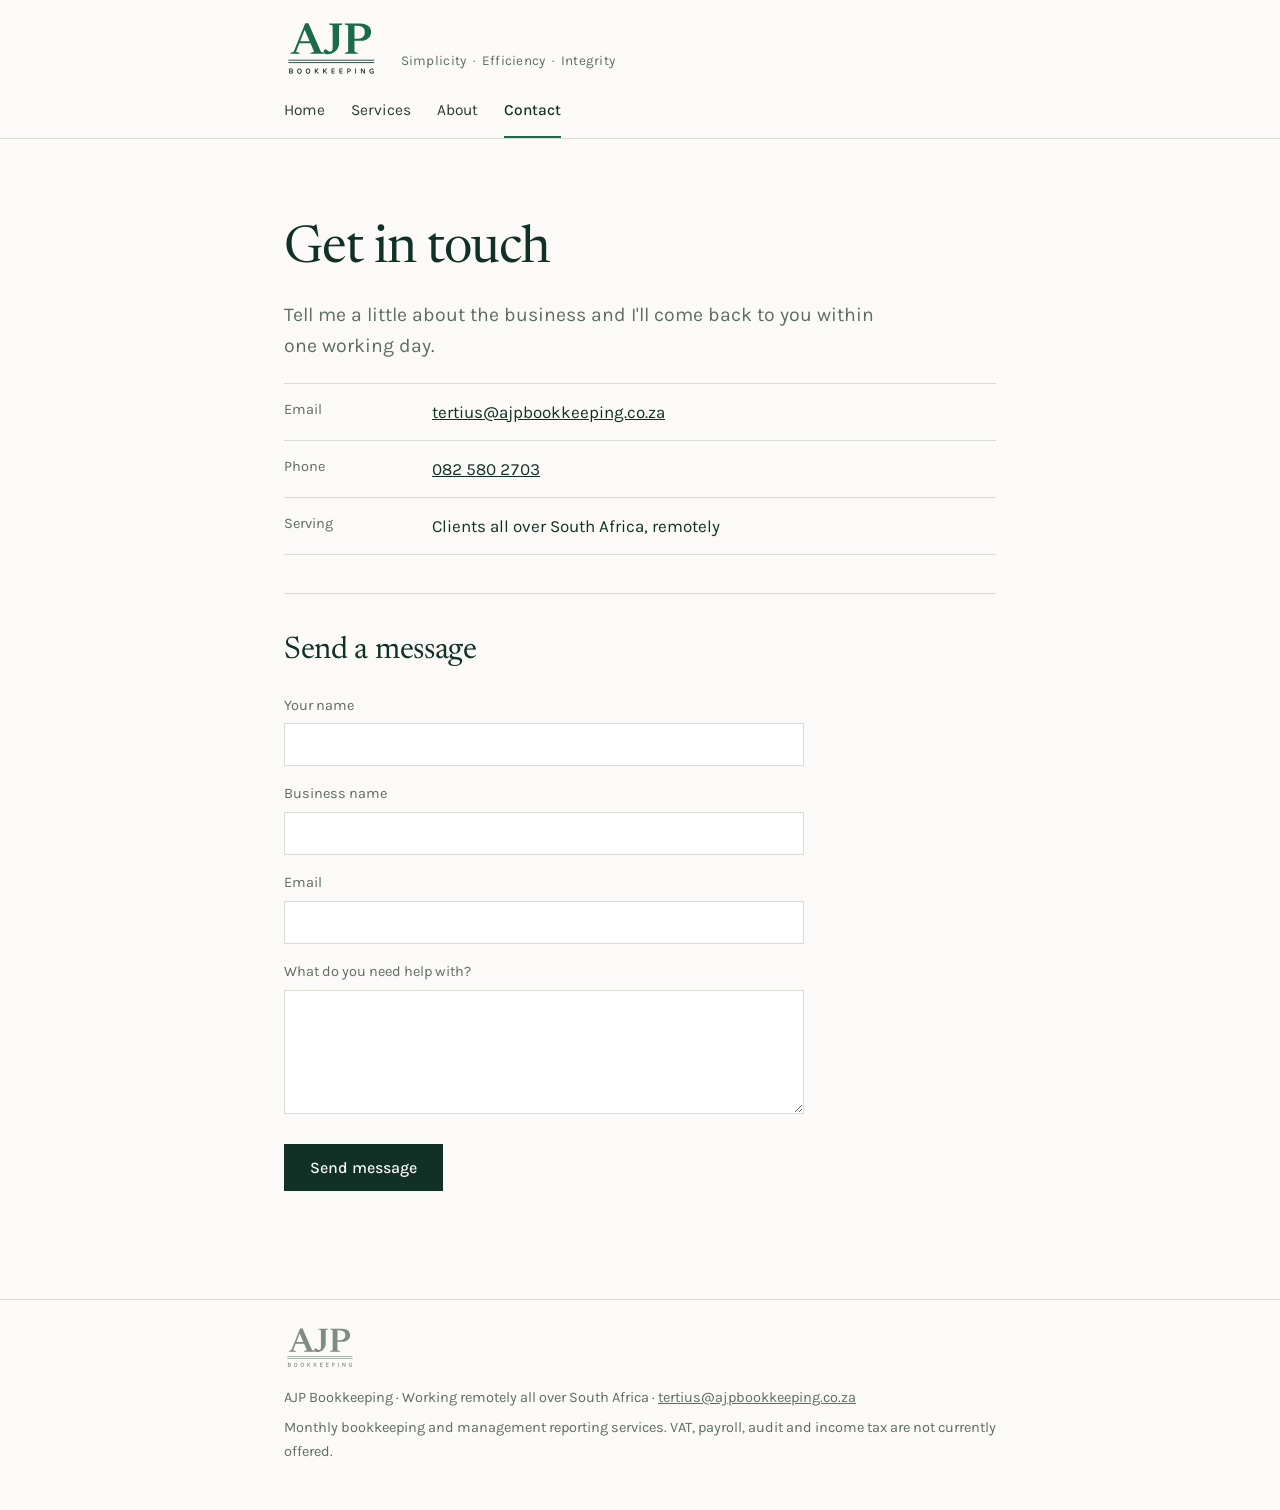
<file: contact.html>
<!DOCTYPE html>
<html lang="en-ZA">
<head>
<meta charset="utf-8">
<meta name="viewport" content="width=device-width, initial-scale=1, viewport-fit=cover">
<title>Contact — AJP Bookkeeping</title>
<meta name="description" content="Get in touch with AJP Bookkeeping for a free review of your books and a fixed monthly quote.">
<link rel="icon" href="favicon.ico" sizes="any">
<link rel="icon" type="image/png" sizes="32x32" href="favicon-32.png">
<link rel="apple-touch-icon" href="apple-touch-icon.png">
<link rel="preconnect" href="https://fonts.googleapis.com">
<link rel="preconnect" href="https://fonts.gstatic.com" crossorigin>
<link href="https://fonts.googleapis.com/css2?family=Newsreader:ital,opsz,wght@0,6..72,300;0,6..72,400;0,6..72,500;1,6..72,300&family=Karla:wght@400;500;600&display=swap" rel="stylesheet">
<link rel="stylesheet" href="style.css">
</head>
<body>

<header class="site">
  <div class="wrap">
    <div class="masthead">
      <a class="mark" href="index.html" aria-label="AJP Bookkeeping — home"><svg class="logo" viewBox="0 0 862.3 528.2" role="img" aria-label="AJP Bookkeeping"><g transform="translate(62.14,308.00)"><path class="lg-a" d="M67.8 -96.2V-115.2H205.0V-96.2ZM273.6 -18.400000000000002 303.8 -7.6000000000000005V0.0H177.8V-7.6000000000000005L212.0 -18.0L121.4 -230.0L131.4 -231.8L47.800000000000004 -18.2L81.60000000000001 -7.6000000000000005V0.0H-4.4V-7.6000000000000005L26.200000000000003 -18.400000000000002L131.0 -277.6H160.8Z M438.8 -97.4Q438.8 -74.8 430.1 -56.0Q421.40000000000003 -37.2 406.6 -23.700000000000003Q391.8 -10.200000000000001 372.9 -2.8000000000000003Q354.0 4.6000000000000005 333.6 4.6000000000000005Q322.6 4.6000000000000005 314.9 1.5000000000000002Q307.2 -1.6 303.1 -7.2Q299.0 -12.8 299.0 -20.6Q299.0 -28.8 304.20000000000005 -34.7Q309.40000000000003 -40.6 317.8 -40.6Q321.0 -40.6 325.3 -37.5Q329.6 -34.4 334.6 -30.3Q339.6 -26.200000000000003 345.3 -23.1Q351.0 -20.0 357.0 -20.0Q368.0 -20.0 374.5 -28.3Q381.0 -36.6 381.0 -57.400000000000006V-257.40000000000003L349.0 -267.6V-275.40000000000003H469.6V-267.6L438.6 -257.40000000000003Z M673.8000000000001 -196.60000000000002Q673.8000000000001 -215.60000000000002 666.4000000000001 -228.8Q659.0 -242.0 642.5 -248.9Q626.0 -255.8 598.2 -255.8H543.0L544.6 -275.40000000000003H627.2Q664.4000000000001 -275.40000000000003 687.3000000000001 -265.1Q710.2 -254.8 720.7 -237.3Q731.2 -219.8 731.2 -198.4Q731.2 -176.60000000000002 720.4000000000001 -158.3Q709.6 -140.0 686.6 -129.0Q663.6 -118.0 627.2 -118.0H544.6L543.0 -137.8H613.8000000000001Q631.2 -137.8 644.8000000000001 -144.5Q658.4000000000001 -151.20000000000002 666.1000000000001 -164.3Q673.8000000000001 -177.4 673.8000000000001 -196.60000000000002ZM579.8000000000001 -275.40000000000003V-18.0L610.8000000000001 -7.6000000000000005V0.0H491.00000000000006V-7.6000000000000005L522.0 -18.0V-257.40000000000003L491.00000000000006 -267.6V-275.40000000000003Z"/></g>
<rect x="40.00" y="362.00" width="782.28" height="7.60" class="lg-b"/>
<rect x="40.00" y="384.80" width="782.28" height="7.60" class="lg-b"/>
<g transform="translate(40.00,488.18)"><path class="lg-b" d="M6.764 0.0V-45.7816H24.919999999999998Q30.1176 -45.7816 33.5708 -44.144Q37.024 -42.5064 38.7328 -39.7652Q40.4416 -37.024 40.4416 -33.7132Q40.4416 -29.8328 38.269999999999996 -27.0204Q36.0984 -24.208 32.0756 -23.1044Q34.71 -22.605999999999998 36.7748 -21.1642Q38.8396 -19.7224 40.0322 -17.5508Q41.2248 -15.379199999999999 41.2248 -12.638Q41.2248 -10.4308 40.4416 -8.187999999999999Q39.6584 -5.9452 37.825 -4.093999999999999Q35.9916 -2.2428 32.841 -1.1214Q29.6904 0.0 24.9556 0.0ZM14.3824 -6.6572H24.7776Q29.0852 -6.6572 31.061 -8.4194Q33.0368 -10.1816 33.0368 -13.065199999999999Q33.0368 -15.984399999999999 30.972 -17.7466Q28.9072 -19.5088 24.7776 -19.5088H14.3824ZM14.3824 -39.2312V-26.166H24.5996Q28.444399999999998 -26.166 30.527 -27.9282Q32.6096 -29.6904 32.6096 -32.7876Q32.6096 -35.742399999999996 30.5804 -37.4868Q28.5512 -39.2312 24.6708 -39.2312Z M100.26796000000002 0.9611999999999999Q94.28716 0.9611999999999999 89.65916000000001 -1.7088Q85.03116000000001 -4.3788 82.39676 -9.6832Q79.76236 -14.9876 79.76236 -22.8908Q79.76236 -30.9364 82.39676 -36.2052Q85.03116000000001 -41.474 89.65916000000001 -44.0728Q94.28716 -46.6716 100.26796000000002 -46.6716Q106.28436 -46.6716 110.93016 -44.0194Q115.57596000000001 -41.3672 118.19256000000001 -36.0806Q120.80916 -30.794 120.80916 -22.8908Q120.80916 -14.9164 118.19256000000001 -9.5942Q115.57596000000001 -4.272 110.93016 -1.6554000000000002Q106.28436 0.9611999999999999 100.26796000000002 0.9611999999999999ZM100.26796000000002 -5.9808Q106.10636000000001 -5.9808 109.52396000000002 -10.3418Q112.94156000000001 -14.7028 112.94156000000001 -22.962Q112.94156000000001 -31.0076 109.52396000000002 -35.422Q106.10636000000001 -39.8364 100.26796000000002 -39.8364Q94.53636 -39.8364 91.10096000000001 -35.4042Q87.66556000000001 -30.972 87.66556000000001 -22.8908Q87.66556000000001 -14.6672 91.10096000000001 -10.324Q94.53636 -5.9808 100.26796000000002 -5.9808Z M178.85552 0.9611999999999999Q172.87472 0.9611999999999999 168.24671999999998 -1.7088Q163.61872 -4.3788 160.98432 -9.6832Q158.34992 -14.9876 158.34992 -22.8908Q158.34992 -30.9364 160.98432 -36.2052Q163.61872 -41.474 168.24671999999998 -44.0728Q172.87472 -46.6716 178.85552 -46.6716Q184.87192 -46.6716 189.51772 -44.0194Q194.16352 -41.3672 196.78012 -36.0806Q199.39672000000002 -30.794 199.39672000000002 -22.8908Q199.39672000000002 -14.9164 196.78012 -9.5942Q194.16352 -4.272 189.51772 -1.6554000000000002Q184.87192 0.9611999999999999 178.85552 0.9611999999999999ZM178.85552 -5.9808Q184.69392 -5.9808 188.11151999999998 -10.3418Q191.52912 -14.7028 191.52912 -22.962Q191.52912 -31.0076 188.11151999999998 -35.422Q184.69392 -39.8364 178.85552 -39.8364Q173.12392 -39.8364 169.68851999999998 -35.4042Q166.25312 -30.972 166.25312 -22.8908Q166.25312 -14.6672 169.68851999999998 -10.324Q173.12392 -5.9808 178.85552 -5.9808Z M266.73468 -45.7816H277.20108L247.26148 -15.0944V-25.5608ZM255.76988 -26.7712 278.44708 0.0H268.62148L250.42988 -21.7872ZM240.28388 -45.7816H247.97348V0.0H240.28388Z M343.11504 -45.7816H353.58144L323.64184 -15.0944V-25.5608ZM332.15024 -26.7712 354.82744 0.0H345.00184L326.81024 -21.7872ZM316.66424 -45.7816H324.35384V0.0H316.66424Z M392.97339999999997 0.0V-45.7816H422.0942V-39.2312H400.5918V-26.2728H420.8126V-19.686799999999998H400.5918V-6.6572H422.0942V0.0Z M464.93935999999997 0.0V-45.7816H494.06016V-39.2312H472.55776V-26.2728H492.77855999999997V-19.686799999999998H472.55776V-6.6572H494.06016V0.0Z M536.79852 0.0V-45.7816H552.5693200000001Q560.25892 -45.7816 564.49532 -41.97239999999999Q568.73172 -38.163199999999996 568.73172 -31.328Q568.73172 -24.5284 564.49532 -20.7192Q560.25892 -16.91 552.5693200000001 -16.91H544.4881200000001V0.0ZM544.4881200000001 -23.5672H552.5693200000001Q556.69892 -23.5672 558.7993200000001 -25.721Q560.89972 -27.8748 560.89972 -31.328Q560.89972 -34.8168 558.7993200000001 -37.024Q556.69892 -39.2312 552.5693200000001 -39.2312H544.4881200000001Z M608.47968 0.0V-45.7816H616.09808V0.0Z M660.26044 -45.7816H668.73324L690.2000400000001 -11.7836H689.59484V-45.7816H697.21324V0.0H689.34564L666.66844 -35.8136H667.8788400000001V0.0H660.26044Z M758.072 0.9611999999999999Q752.4828 0.9611999999999999 747.9793999999999 -1.9758Q743.476 -4.9128 740.806 -10.1994Q738.136 -15.486 738.136 -22.5704Q738.136 -28.2664 739.7914 -32.752Q741.4467999999999 -37.2376 744.4015999999999 -40.3348Q747.3564 -43.432 751.2901999999999 -45.0518Q755.2239999999999 -46.6716 759.7808 -46.6716Q765.904 -46.6716 770.1759999999999 -44.0372Q774.448 -41.4028 777.0111999999999 -35.742399999999996L769.3216 -33.7844Q767.3636 -36.7392 764.8894 -38.2522Q762.4152 -39.7652 759.3892 -39.7652Q755.8292 -39.7652 752.8566000000001 -37.6826Q749.884 -35.6 748.104 -31.755200000000002Q746.324 -27.9104 746.324 -22.5704Q746.324 -17.6576 747.8548 -13.9374Q749.3856 -10.2172 752.1623999999999 -8.1168Q754.9392 -6.0164 758.6772 -6.0164Q761.7388 -6.0164 764.1596 -7.3870000000000005Q766.5803999999999 -8.7576 767.9866 -11.4098Q769.3928 -14.062 769.3928 -17.871199999999998H771.2084Q771.2084 -12.1396 769.8378 -7.9032Q768.4671999999999 -3.6668 765.5658 -1.3528Q762.6644 0.9611999999999999 758.072 0.9611999999999999ZM770.5319999999999 0.0 769.3928 -10.2884V-18.1204L758.7484 -18.3696V-23.2824H776.7264V0.0Z"/></g></svg></a>
      <span class="tagline">Simplicity &nbsp;·&nbsp; Efficiency &nbsp;·&nbsp; Integrity</span>
    </div>
    <nav class="site">
      <a href="index.html">Home</a>
      <a href="services.html">Services</a>
      <a href="about.html">About</a>
      <a href="contact.html" class="on" aria-current="page">Contact</a>
    </nav>
  </div>
</header>

<main class="wrap">
<section id="contact" class="page">
  <div class="block">
    <h1>Get in touch</h1>
    <p class="lede">Tell me a little about the business and I'll come back to you within one working day.</p>
    <dl class="det">
      <div><dt>Email</dt><dd><a href="mailto:tertius@ajpbookkeeping.co.za">tertius@ajpbookkeeping.co.za</a></dd></div>
      <div><dt>Phone</dt><dd><a href="tel:+27825802703">082 580 2703</a></dd></div>
      <div><dt>Serving</dt><dd>Clients all over South Africa, remotely</dd></div>
    </dl>
  </div>

  <div class="block">
    <h2>Send a message</h2>
    <form class="enq" action="https://formspree.io/f/mnpnddzd" method="POST">
      <label for="n">Your name</label>
      <input id="n" name="name" type="text" required>
      <label for="b">Business name</label>
      <input id="b" name="business" type="text">
      <label for="e">Email</label>
      <input id="e" name="email" type="email" required>
      <label for="m">What do you need help with?</label>
      <textarea id="m" name="message" required></textarea>
      <p style="margin-top:22px"><button class="cta" type="submit">Send message</button></p>
    </form>
  </div>
</section>
</main>

<footer class="site">
  <div class="wrap">
    <svg class="logo" viewBox="0 0 862.3 528.2" role="img" aria-label="AJP Bookkeeping"><g transform="translate(62.14,308.00)"><path class="lg-a" d="M67.8 -96.2V-115.2H205.0V-96.2ZM273.6 -18.400000000000002 303.8 -7.6000000000000005V0.0H177.8V-7.6000000000000005L212.0 -18.0L121.4 -230.0L131.4 -231.8L47.800000000000004 -18.2L81.60000000000001 -7.6000000000000005V0.0H-4.4V-7.6000000000000005L26.200000000000003 -18.400000000000002L131.0 -277.6H160.8Z M438.8 -97.4Q438.8 -74.8 430.1 -56.0Q421.40000000000003 -37.2 406.6 -23.700000000000003Q391.8 -10.200000000000001 372.9 -2.8000000000000003Q354.0 4.6000000000000005 333.6 4.6000000000000005Q322.6 4.6000000000000005 314.9 1.5000000000000002Q307.2 -1.6 303.1 -7.2Q299.0 -12.8 299.0 -20.6Q299.0 -28.8 304.20000000000005 -34.7Q309.40000000000003 -40.6 317.8 -40.6Q321.0 -40.6 325.3 -37.5Q329.6 -34.4 334.6 -30.3Q339.6 -26.200000000000003 345.3 -23.1Q351.0 -20.0 357.0 -20.0Q368.0 -20.0 374.5 -28.3Q381.0 -36.6 381.0 -57.400000000000006V-257.40000000000003L349.0 -267.6V-275.40000000000003H469.6V-267.6L438.6 -257.40000000000003Z M673.8000000000001 -196.60000000000002Q673.8000000000001 -215.60000000000002 666.4000000000001 -228.8Q659.0 -242.0 642.5 -248.9Q626.0 -255.8 598.2 -255.8H543.0L544.6 -275.40000000000003H627.2Q664.4000000000001 -275.40000000000003 687.3000000000001 -265.1Q710.2 -254.8 720.7 -237.3Q731.2 -219.8 731.2 -198.4Q731.2 -176.60000000000002 720.4000000000001 -158.3Q709.6 -140.0 686.6 -129.0Q663.6 -118.0 627.2 -118.0H544.6L543.0 -137.8H613.8000000000001Q631.2 -137.8 644.8000000000001 -144.5Q658.4000000000001 -151.20000000000002 666.1000000000001 -164.3Q673.8000000000001 -177.4 673.8000000000001 -196.60000000000002ZM579.8000000000001 -275.40000000000003V-18.0L610.8000000000001 -7.6000000000000005V0.0H491.00000000000006V-7.6000000000000005L522.0 -18.0V-257.40000000000003L491.00000000000006 -267.6V-275.40000000000003Z"/></g>
<rect x="40.00" y="362.00" width="782.28" height="7.60" class="lg-b"/>
<rect x="40.00" y="384.80" width="782.28" height="7.60" class="lg-b"/>
<g transform="translate(40.00,488.18)"><path class="lg-b" d="M6.764 0.0V-45.7816H24.919999999999998Q30.1176 -45.7816 33.5708 -44.144Q37.024 -42.5064 38.7328 -39.7652Q40.4416 -37.024 40.4416 -33.7132Q40.4416 -29.8328 38.269999999999996 -27.0204Q36.0984 -24.208 32.0756 -23.1044Q34.71 -22.605999999999998 36.7748 -21.1642Q38.8396 -19.7224 40.0322 -17.5508Q41.2248 -15.379199999999999 41.2248 -12.638Q41.2248 -10.4308 40.4416 -8.187999999999999Q39.6584 -5.9452 37.825 -4.093999999999999Q35.9916 -2.2428 32.841 -1.1214Q29.6904 0.0 24.9556 0.0ZM14.3824 -6.6572H24.7776Q29.0852 -6.6572 31.061 -8.4194Q33.0368 -10.1816 33.0368 -13.065199999999999Q33.0368 -15.984399999999999 30.972 -17.7466Q28.9072 -19.5088 24.7776 -19.5088H14.3824ZM14.3824 -39.2312V-26.166H24.5996Q28.444399999999998 -26.166 30.527 -27.9282Q32.6096 -29.6904 32.6096 -32.7876Q32.6096 -35.742399999999996 30.5804 -37.4868Q28.5512 -39.2312 24.6708 -39.2312Z M100.26796000000002 0.9611999999999999Q94.28716 0.9611999999999999 89.65916000000001 -1.7088Q85.03116000000001 -4.3788 82.39676 -9.6832Q79.76236 -14.9876 79.76236 -22.8908Q79.76236 -30.9364 82.39676 -36.2052Q85.03116000000001 -41.474 89.65916000000001 -44.0728Q94.28716 -46.6716 100.26796000000002 -46.6716Q106.28436 -46.6716 110.93016 -44.0194Q115.57596000000001 -41.3672 118.19256000000001 -36.0806Q120.80916 -30.794 120.80916 -22.8908Q120.80916 -14.9164 118.19256000000001 -9.5942Q115.57596000000001 -4.272 110.93016 -1.6554000000000002Q106.28436 0.9611999999999999 100.26796000000002 0.9611999999999999ZM100.26796000000002 -5.9808Q106.10636000000001 -5.9808 109.52396000000002 -10.3418Q112.94156000000001 -14.7028 112.94156000000001 -22.962Q112.94156000000001 -31.0076 109.52396000000002 -35.422Q106.10636000000001 -39.8364 100.26796000000002 -39.8364Q94.53636 -39.8364 91.10096000000001 -35.4042Q87.66556000000001 -30.972 87.66556000000001 -22.8908Q87.66556000000001 -14.6672 91.10096000000001 -10.324Q94.53636 -5.9808 100.26796000000002 -5.9808Z M178.85552 0.9611999999999999Q172.87472 0.9611999999999999 168.24671999999998 -1.7088Q163.61872 -4.3788 160.98432 -9.6832Q158.34992 -14.9876 158.34992 -22.8908Q158.34992 -30.9364 160.98432 -36.2052Q163.61872 -41.474 168.24671999999998 -44.0728Q172.87472 -46.6716 178.85552 -46.6716Q184.87192 -46.6716 189.51772 -44.0194Q194.16352 -41.3672 196.78012 -36.0806Q199.39672000000002 -30.794 199.39672000000002 -22.8908Q199.39672000000002 -14.9164 196.78012 -9.5942Q194.16352 -4.272 189.51772 -1.6554000000000002Q184.87192 0.9611999999999999 178.85552 0.9611999999999999ZM178.85552 -5.9808Q184.69392 -5.9808 188.11151999999998 -10.3418Q191.52912 -14.7028 191.52912 -22.962Q191.52912 -31.0076 188.11151999999998 -35.422Q184.69392 -39.8364 178.85552 -39.8364Q173.12392 -39.8364 169.68851999999998 -35.4042Q166.25312 -30.972 166.25312 -22.8908Q166.25312 -14.6672 169.68851999999998 -10.324Q173.12392 -5.9808 178.85552 -5.9808Z M266.73468 -45.7816H277.20108L247.26148 -15.0944V-25.5608ZM255.76988 -26.7712 278.44708 0.0H268.62148L250.42988 -21.7872ZM240.28388 -45.7816H247.97348V0.0H240.28388Z M343.11504 -45.7816H353.58144L323.64184 -15.0944V-25.5608ZM332.15024 -26.7712 354.82744 0.0H345.00184L326.81024 -21.7872ZM316.66424 -45.7816H324.35384V0.0H316.66424Z M392.97339999999997 0.0V-45.7816H422.0942V-39.2312H400.5918V-26.2728H420.8126V-19.686799999999998H400.5918V-6.6572H422.0942V0.0Z M464.93935999999997 0.0V-45.7816H494.06016V-39.2312H472.55776V-26.2728H492.77855999999997V-19.686799999999998H472.55776V-6.6572H494.06016V0.0Z M536.79852 0.0V-45.7816H552.5693200000001Q560.25892 -45.7816 564.49532 -41.97239999999999Q568.73172 -38.163199999999996 568.73172 -31.328Q568.73172 -24.5284 564.49532 -20.7192Q560.25892 -16.91 552.5693200000001 -16.91H544.4881200000001V0.0ZM544.4881200000001 -23.5672H552.5693200000001Q556.69892 -23.5672 558.7993200000001 -25.721Q560.89972 -27.8748 560.89972 -31.328Q560.89972 -34.8168 558.7993200000001 -37.024Q556.69892 -39.2312 552.5693200000001 -39.2312H544.4881200000001Z M608.47968 0.0V-45.7816H616.09808V0.0Z M660.26044 -45.7816H668.73324L690.2000400000001 -11.7836H689.59484V-45.7816H697.21324V0.0H689.34564L666.66844 -35.8136H667.8788400000001V0.0H660.26044Z M758.072 0.9611999999999999Q752.4828 0.9611999999999999 747.9793999999999 -1.9758Q743.476 -4.9128 740.806 -10.1994Q738.136 -15.486 738.136 -22.5704Q738.136 -28.2664 739.7914 -32.752Q741.4467999999999 -37.2376 744.4015999999999 -40.3348Q747.3564 -43.432 751.2901999999999 -45.0518Q755.2239999999999 -46.6716 759.7808 -46.6716Q765.904 -46.6716 770.1759999999999 -44.0372Q774.448 -41.4028 777.0111999999999 -35.742399999999996L769.3216 -33.7844Q767.3636 -36.7392 764.8894 -38.2522Q762.4152 -39.7652 759.3892 -39.7652Q755.8292 -39.7652 752.8566000000001 -37.6826Q749.884 -35.6 748.104 -31.755200000000002Q746.324 -27.9104 746.324 -22.5704Q746.324 -17.6576 747.8548 -13.9374Q749.3856 -10.2172 752.1623999999999 -8.1168Q754.9392 -6.0164 758.6772 -6.0164Q761.7388 -6.0164 764.1596 -7.3870000000000005Q766.5803999999999 -8.7576 767.9866 -11.4098Q769.3928 -14.062 769.3928 -17.871199999999998H771.2084Q771.2084 -12.1396 769.8378 -7.9032Q768.4671999999999 -3.6668 765.5658 -1.3528Q762.6644 0.9611999999999999 758.072 0.9611999999999999ZM770.5319999999999 0.0 769.3928 -10.2884V-18.1204L758.7484 -18.3696V-23.2824H776.7264V0.0Z"/></g></svg>
    <p>AJP Bookkeeping · Working remotely all over South Africa · <a href="mailto:tertius@ajpbookkeeping.co.za">tertius@ajpbookkeeping.co.za</a></p>
    <p>Monthly bookkeeping and management reporting services. VAT, payroll, audit and income tax are not currently offered.</p>
  </div>
</footer>

<script src="script.js"></script>
</body>
</html>
</file>
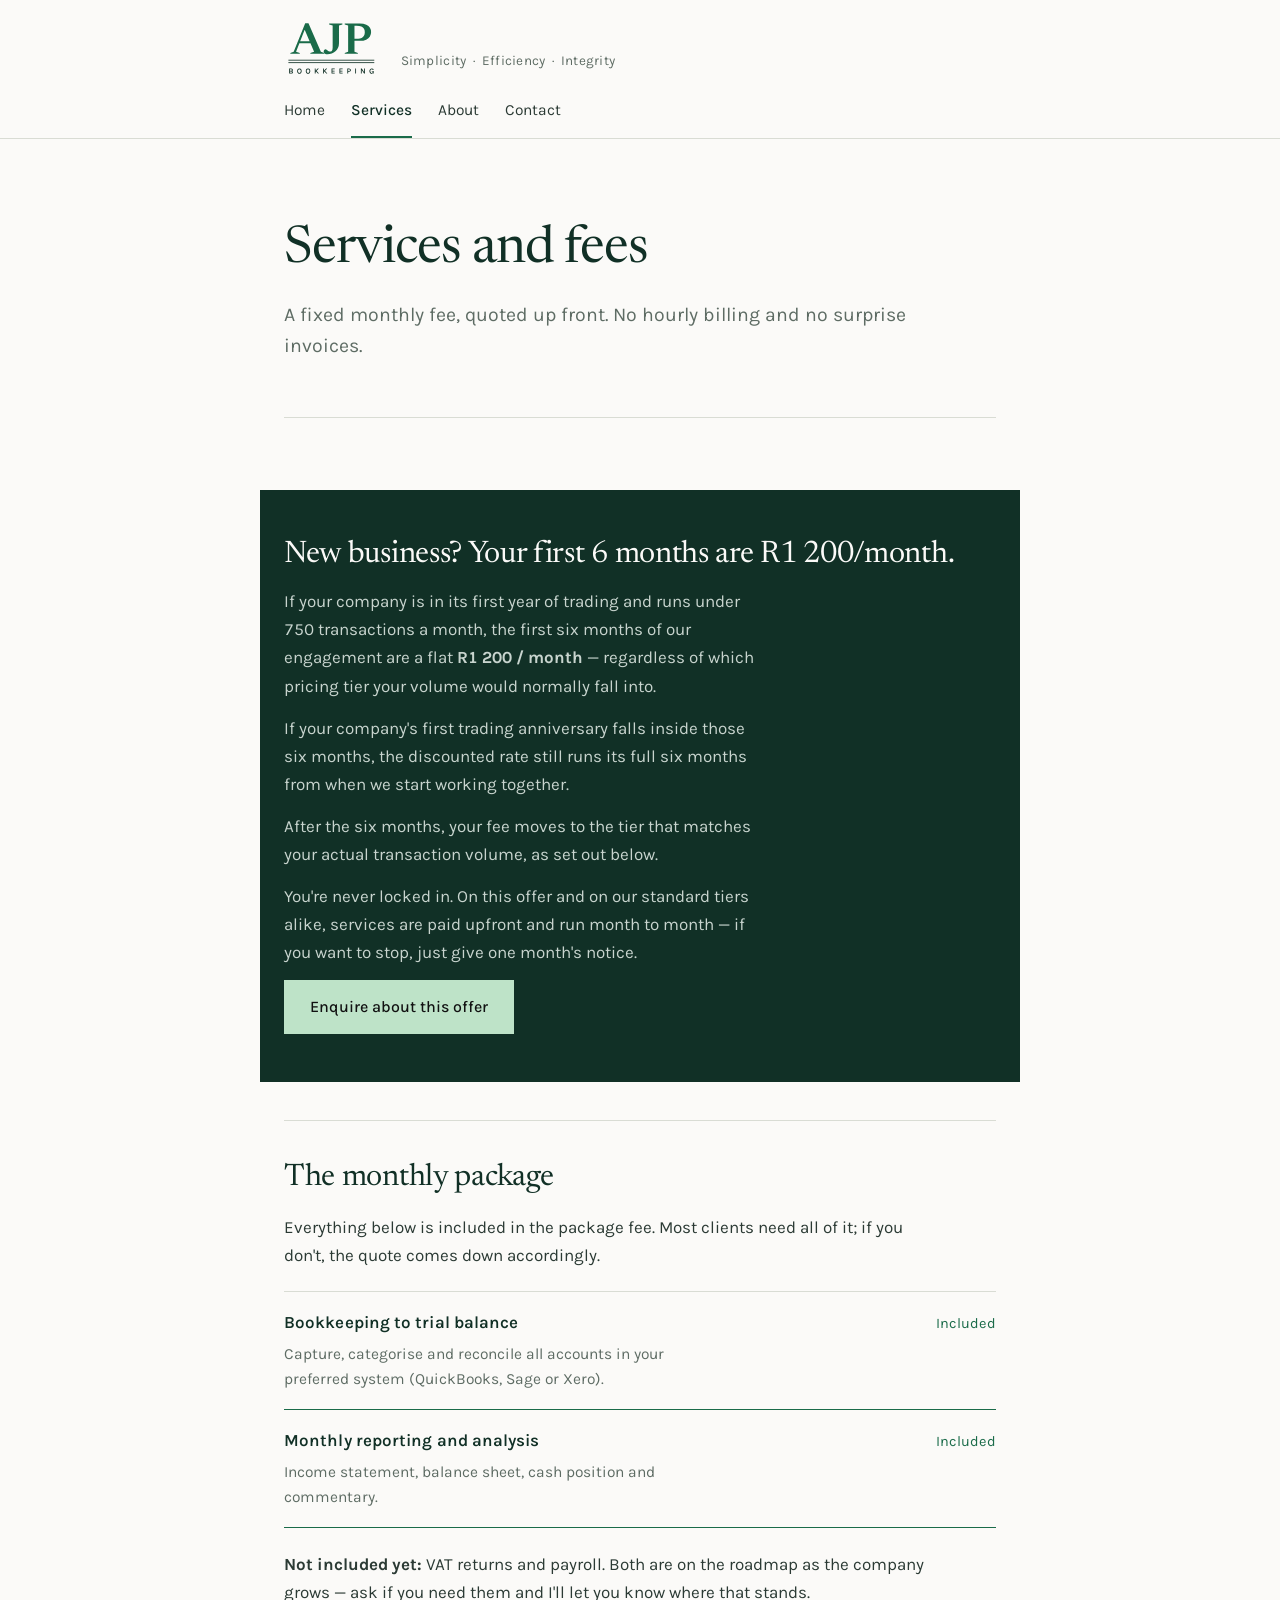
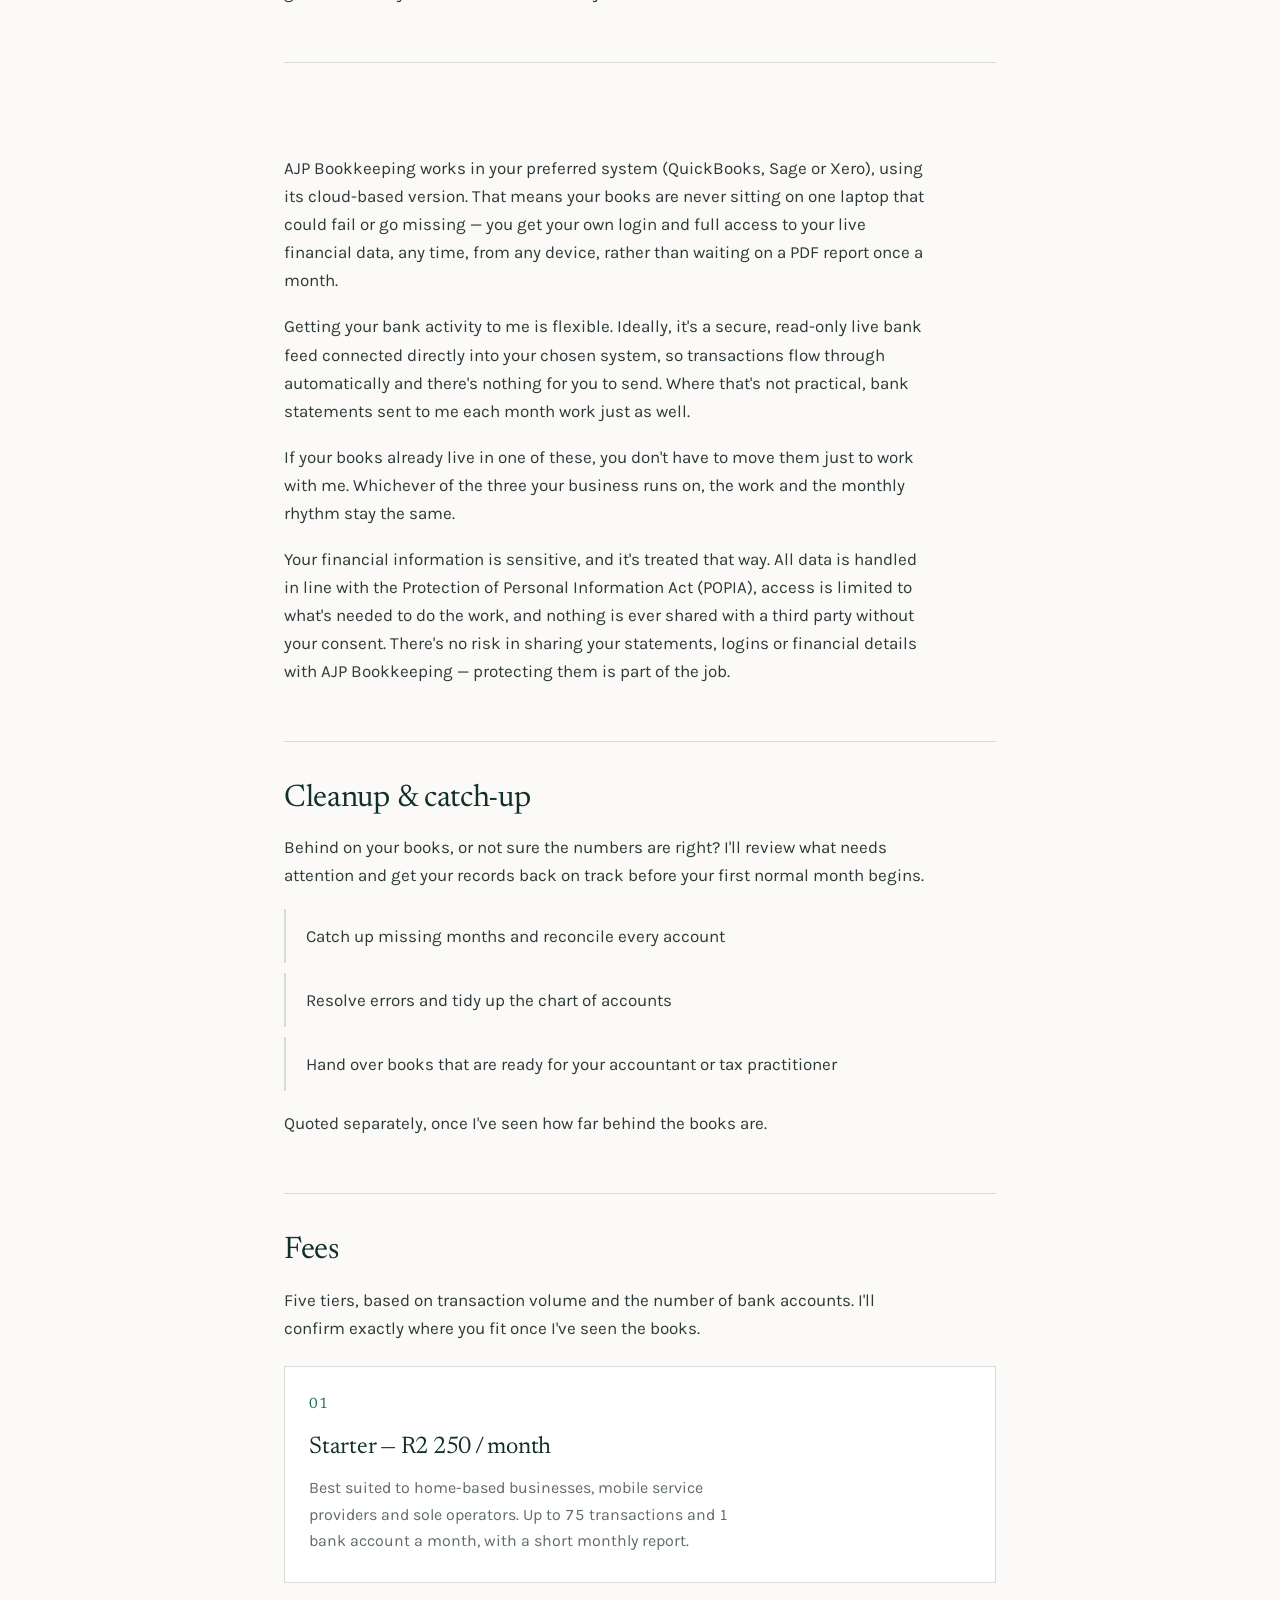
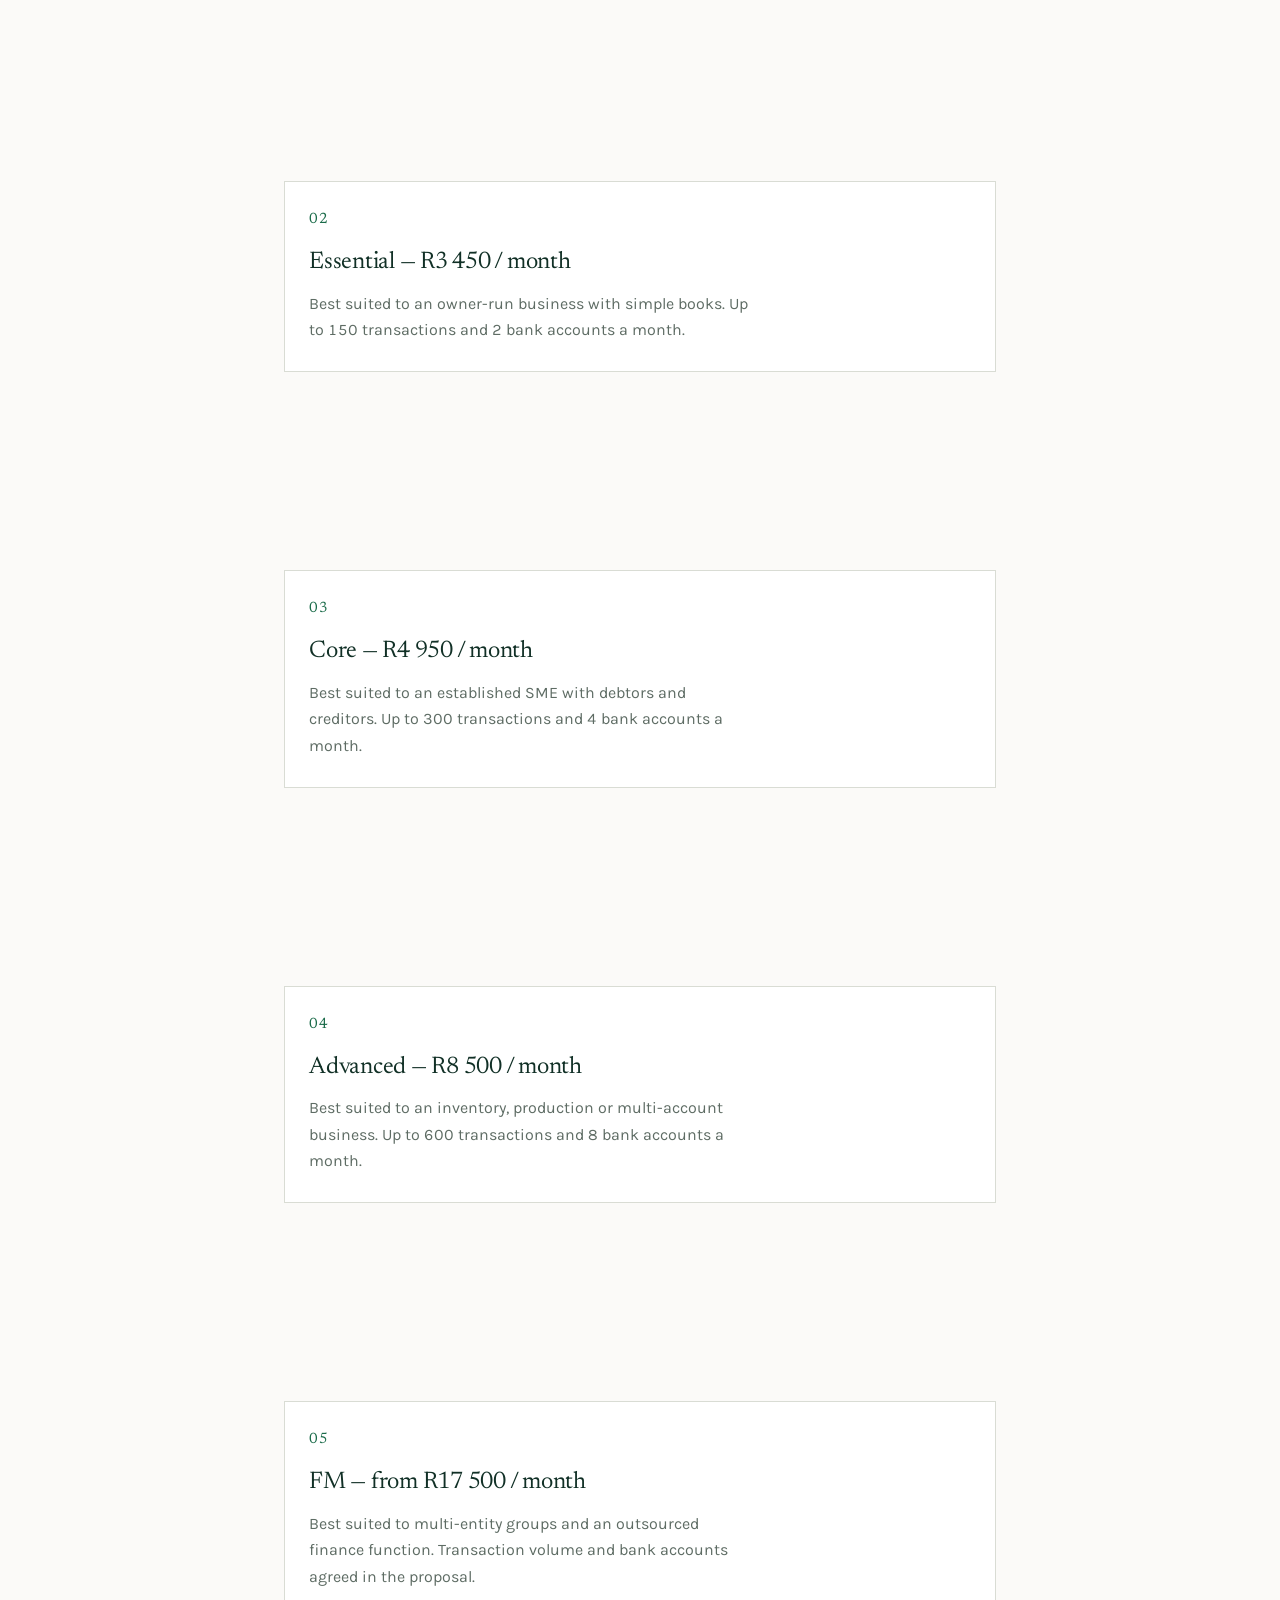
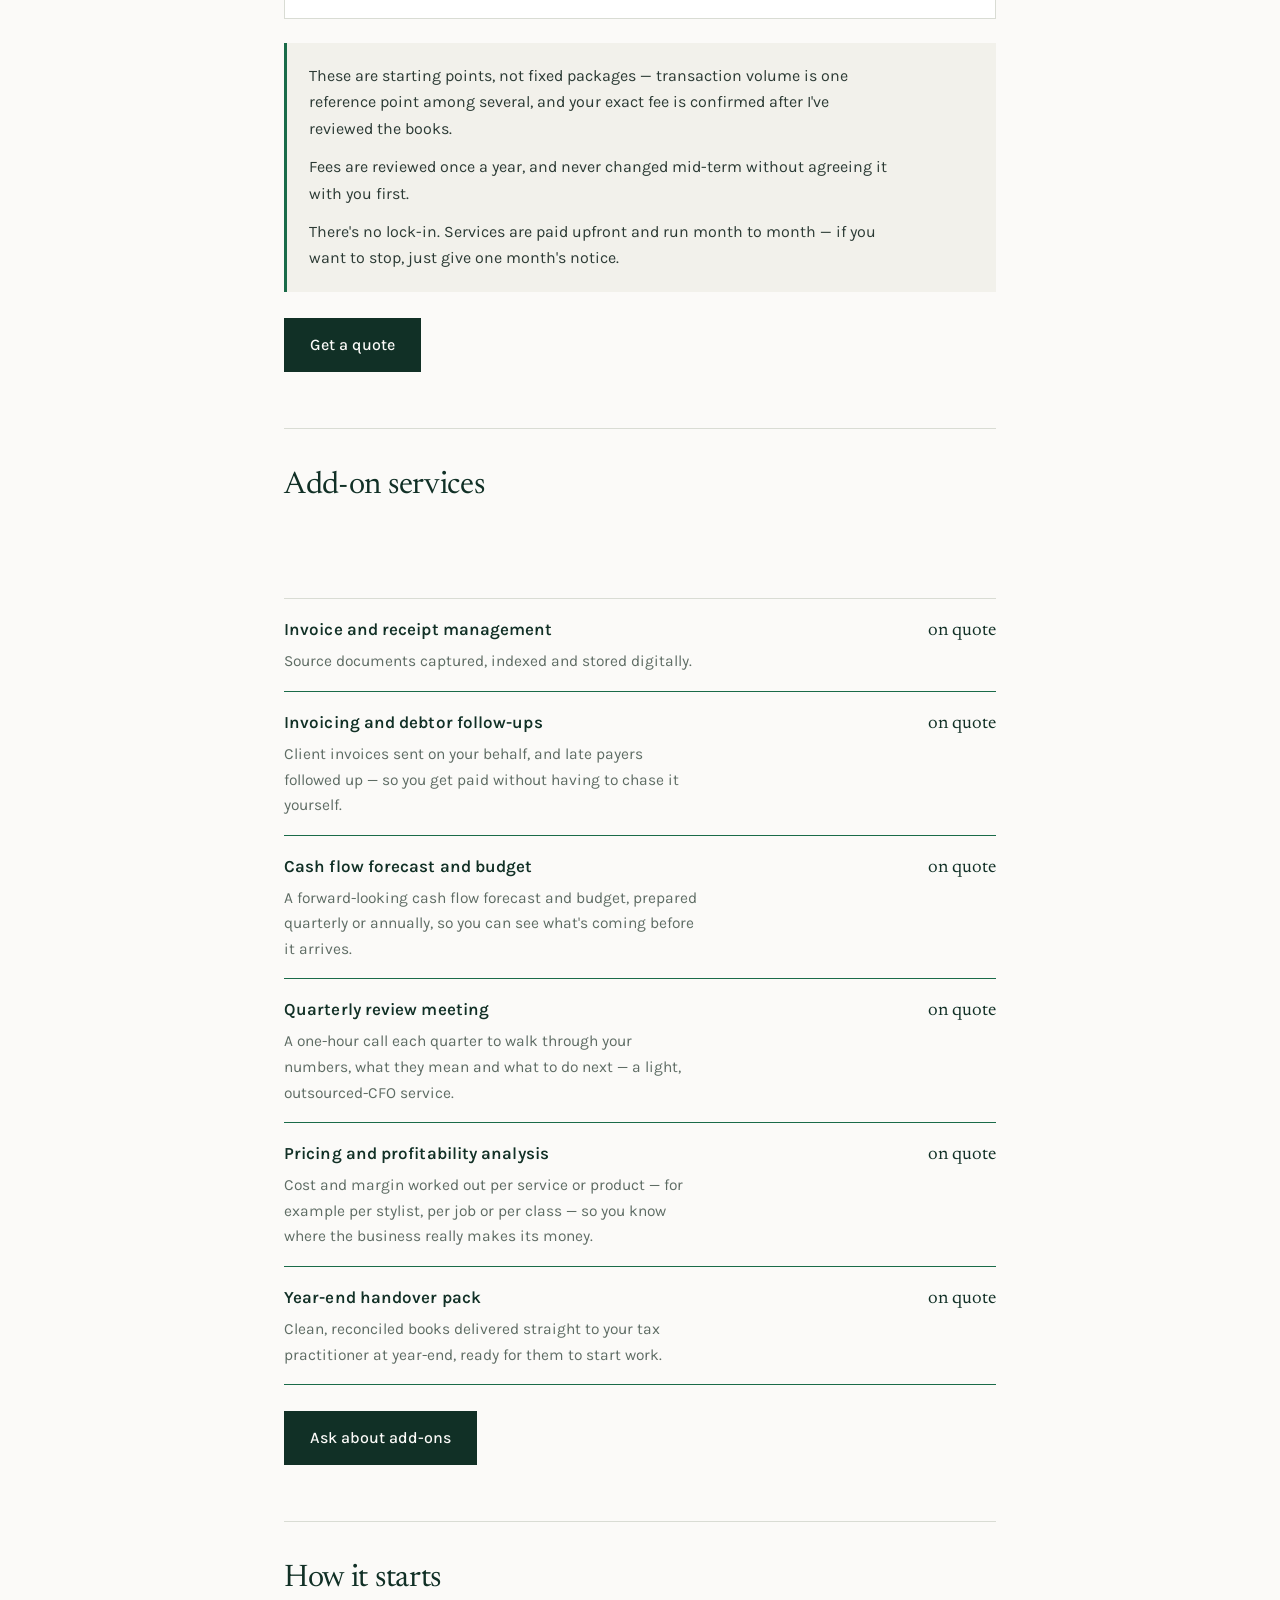
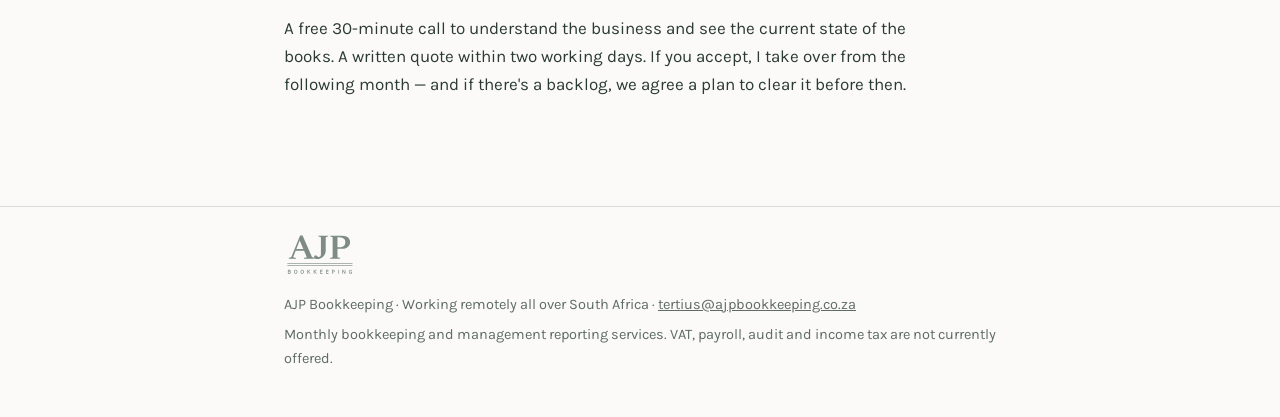
<file: services.html>
<!DOCTYPE html>
<html lang="en-ZA">
<head>
<meta charset="utf-8">
<meta name="viewport" content="width=device-width, initial-scale=1, viewport-fit=cover">
<title>Services and fees — AJP Bookkeeping</title>
<meta name="description" content="Monthly bookkeeping and management reporting from R4 500 per month. Fixed fees, quoted up front.">
<link rel="icon" href="favicon.ico" sizes="any">
<link rel="icon" type="image/png" sizes="32x32" href="favicon-32.png">
<link rel="apple-touch-icon" href="apple-touch-icon.png">
<link rel="preconnect" href="https://fonts.googleapis.com">
<link rel="preconnect" href="https://fonts.gstatic.com" crossorigin>
<link href="https://fonts.googleapis.com/css2?family=Newsreader:ital,opsz,wght@0,6..72,300;0,6..72,400;0,6..72,500;1,6..72,300&family=Karla:wght@400;500;600&display=swap" rel="stylesheet">
<link rel="stylesheet" href="style.css">
</head>
<body>

<header class="site">
  <div class="wrap">
    <div class="masthead">
      <a class="mark" href="index.html" aria-label="AJP Bookkeeping — home"><svg class="logo" viewBox="0 0 862.3 528.2" role="img" aria-label="AJP Bookkeeping"><g transform="translate(62.14,308.00)"><path class="lg-a" d="M67.8 -96.2V-115.2H205.0V-96.2ZM273.6 -18.400000000000002 303.8 -7.6000000000000005V0.0H177.8V-7.6000000000000005L212.0 -18.0L121.4 -230.0L131.4 -231.8L47.800000000000004 -18.2L81.60000000000001 -7.6000000000000005V0.0H-4.4V-7.6000000000000005L26.200000000000003 -18.400000000000002L131.0 -277.6H160.8Z M438.8 -97.4Q438.8 -74.8 430.1 -56.0Q421.40000000000003 -37.2 406.6 -23.700000000000003Q391.8 -10.200000000000001 372.9 -2.8000000000000003Q354.0 4.6000000000000005 333.6 4.6000000000000005Q322.6 4.6000000000000005 314.9 1.5000000000000002Q307.2 -1.6 303.1 -7.2Q299.0 -12.8 299.0 -20.6Q299.0 -28.8 304.20000000000005 -34.7Q309.40000000000003 -40.6 317.8 -40.6Q321.0 -40.6 325.3 -37.5Q329.6 -34.4 334.6 -30.3Q339.6 -26.200000000000003 345.3 -23.1Q351.0 -20.0 357.0 -20.0Q368.0 -20.0 374.5 -28.3Q381.0 -36.6 381.0 -57.400000000000006V-257.40000000000003L349.0 -267.6V-275.40000000000003H469.6V-267.6L438.6 -257.40000000000003Z M673.8000000000001 -196.60000000000002Q673.8000000000001 -215.60000000000002 666.4000000000001 -228.8Q659.0 -242.0 642.5 -248.9Q626.0 -255.8 598.2 -255.8H543.0L544.6 -275.40000000000003H627.2Q664.4000000000001 -275.40000000000003 687.3000000000001 -265.1Q710.2 -254.8 720.7 -237.3Q731.2 -219.8 731.2 -198.4Q731.2 -176.60000000000002 720.4000000000001 -158.3Q709.6 -140.0 686.6 -129.0Q663.6 -118.0 627.2 -118.0H544.6L543.0 -137.8H613.8000000000001Q631.2 -137.8 644.8000000000001 -144.5Q658.4000000000001 -151.20000000000002 666.1000000000001 -164.3Q673.8000000000001 -177.4 673.8000000000001 -196.60000000000002ZM579.8000000000001 -275.40000000000003V-18.0L610.8000000000001 -7.6000000000000005V0.0H491.00000000000006V-7.6000000000000005L522.0 -18.0V-257.40000000000003L491.00000000000006 -267.6V-275.40000000000003Z"/></g>
<rect x="40.00" y="362.00" width="782.28" height="7.60" class="lg-b"/>
<rect x="40.00" y="384.80" width="782.28" height="7.60" class="lg-b"/>
<g transform="translate(40.00,488.18)"><path class="lg-b" d="M6.764 0.0V-45.7816H24.919999999999998Q30.1176 -45.7816 33.5708 -44.144Q37.024 -42.5064 38.7328 -39.7652Q40.4416 -37.024 40.4416 -33.7132Q40.4416 -29.8328 38.269999999999996 -27.0204Q36.0984 -24.208 32.0756 -23.1044Q34.71 -22.605999999999998 36.7748 -21.1642Q38.8396 -19.7224 40.0322 -17.5508Q41.2248 -15.379199999999999 41.2248 -12.638Q41.2248 -10.4308 40.4416 -8.187999999999999Q39.6584 -5.9452 37.825 -4.093999999999999Q35.9916 -2.2428 32.841 -1.1214Q29.6904 0.0 24.9556 0.0ZM14.3824 -6.6572H24.7776Q29.0852 -6.6572 31.061 -8.4194Q33.0368 -10.1816 33.0368 -13.065199999999999Q33.0368 -15.984399999999999 30.972 -17.7466Q28.9072 -19.5088 24.7776 -19.5088H14.3824ZM14.3824 -39.2312V-26.166H24.5996Q28.444399999999998 -26.166 30.527 -27.9282Q32.6096 -29.6904 32.6096 -32.7876Q32.6096 -35.742399999999996 30.5804 -37.4868Q28.5512 -39.2312 24.6708 -39.2312Z M100.26796000000002 0.9611999999999999Q94.28716 0.9611999999999999 89.65916000000001 -1.7088Q85.03116000000001 -4.3788 82.39676 -9.6832Q79.76236 -14.9876 79.76236 -22.8908Q79.76236 -30.9364 82.39676 -36.2052Q85.03116000000001 -41.474 89.65916000000001 -44.0728Q94.28716 -46.6716 100.26796000000002 -46.6716Q106.28436 -46.6716 110.93016 -44.0194Q115.57596000000001 -41.3672 118.19256000000001 -36.0806Q120.80916 -30.794 120.80916 -22.8908Q120.80916 -14.9164 118.19256000000001 -9.5942Q115.57596000000001 -4.272 110.93016 -1.6554000000000002Q106.28436 0.9611999999999999 100.26796000000002 0.9611999999999999ZM100.26796000000002 -5.9808Q106.10636000000001 -5.9808 109.52396000000002 -10.3418Q112.94156000000001 -14.7028 112.94156000000001 -22.962Q112.94156000000001 -31.0076 109.52396000000002 -35.422Q106.10636000000001 -39.8364 100.26796000000002 -39.8364Q94.53636 -39.8364 91.10096000000001 -35.4042Q87.66556000000001 -30.972 87.66556000000001 -22.8908Q87.66556000000001 -14.6672 91.10096000000001 -10.324Q94.53636 -5.9808 100.26796000000002 -5.9808Z M178.85552 0.9611999999999999Q172.87472 0.9611999999999999 168.24671999999998 -1.7088Q163.61872 -4.3788 160.98432 -9.6832Q158.34992 -14.9876 158.34992 -22.8908Q158.34992 -30.9364 160.98432 -36.2052Q163.61872 -41.474 168.24671999999998 -44.0728Q172.87472 -46.6716 178.85552 -46.6716Q184.87192 -46.6716 189.51772 -44.0194Q194.16352 -41.3672 196.78012 -36.0806Q199.39672000000002 -30.794 199.39672000000002 -22.8908Q199.39672000000002 -14.9164 196.78012 -9.5942Q194.16352 -4.272 189.51772 -1.6554000000000002Q184.87192 0.9611999999999999 178.85552 0.9611999999999999ZM178.85552 -5.9808Q184.69392 -5.9808 188.11151999999998 -10.3418Q191.52912 -14.7028 191.52912 -22.962Q191.52912 -31.0076 188.11151999999998 -35.422Q184.69392 -39.8364 178.85552 -39.8364Q173.12392 -39.8364 169.68851999999998 -35.4042Q166.25312 -30.972 166.25312 -22.8908Q166.25312 -14.6672 169.68851999999998 -10.324Q173.12392 -5.9808 178.85552 -5.9808Z M266.73468 -45.7816H277.20108L247.26148 -15.0944V-25.5608ZM255.76988 -26.7712 278.44708 0.0H268.62148L250.42988 -21.7872ZM240.28388 -45.7816H247.97348V0.0H240.28388Z M343.11504 -45.7816H353.58144L323.64184 -15.0944V-25.5608ZM332.15024 -26.7712 354.82744 0.0H345.00184L326.81024 -21.7872ZM316.66424 -45.7816H324.35384V0.0H316.66424Z M392.97339999999997 0.0V-45.7816H422.0942V-39.2312H400.5918V-26.2728H420.8126V-19.686799999999998H400.5918V-6.6572H422.0942V0.0Z M464.93935999999997 0.0V-45.7816H494.06016V-39.2312H472.55776V-26.2728H492.77855999999997V-19.686799999999998H472.55776V-6.6572H494.06016V0.0Z M536.79852 0.0V-45.7816H552.5693200000001Q560.25892 -45.7816 564.49532 -41.97239999999999Q568.73172 -38.163199999999996 568.73172 -31.328Q568.73172 -24.5284 564.49532 -20.7192Q560.25892 -16.91 552.5693200000001 -16.91H544.4881200000001V0.0ZM544.4881200000001 -23.5672H552.5693200000001Q556.69892 -23.5672 558.7993200000001 -25.721Q560.89972 -27.8748 560.89972 -31.328Q560.89972 -34.8168 558.7993200000001 -37.024Q556.69892 -39.2312 552.5693200000001 -39.2312H544.4881200000001Z M608.47968 0.0V-45.7816H616.09808V0.0Z M660.26044 -45.7816H668.73324L690.2000400000001 -11.7836H689.59484V-45.7816H697.21324V0.0H689.34564L666.66844 -35.8136H667.8788400000001V0.0H660.26044Z M758.072 0.9611999999999999Q752.4828 0.9611999999999999 747.9793999999999 -1.9758Q743.476 -4.9128 740.806 -10.1994Q738.136 -15.486 738.136 -22.5704Q738.136 -28.2664 739.7914 -32.752Q741.4467999999999 -37.2376 744.4015999999999 -40.3348Q747.3564 -43.432 751.2901999999999 -45.0518Q755.2239999999999 -46.6716 759.7808 -46.6716Q765.904 -46.6716 770.1759999999999 -44.0372Q774.448 -41.4028 777.0111999999999 -35.742399999999996L769.3216 -33.7844Q767.3636 -36.7392 764.8894 -38.2522Q762.4152 -39.7652 759.3892 -39.7652Q755.8292 -39.7652 752.8566000000001 -37.6826Q749.884 -35.6 748.104 -31.755200000000002Q746.324 -27.9104 746.324 -22.5704Q746.324 -17.6576 747.8548 -13.9374Q749.3856 -10.2172 752.1623999999999 -8.1168Q754.9392 -6.0164 758.6772 -6.0164Q761.7388 -6.0164 764.1596 -7.3870000000000005Q766.5803999999999 -8.7576 767.9866 -11.4098Q769.3928 -14.062 769.3928 -17.871199999999998H771.2084Q771.2084 -12.1396 769.8378 -7.9032Q768.4671999999999 -3.6668 765.5658 -1.3528Q762.6644 0.9611999999999999 758.072 0.9611999999999999ZM770.5319999999999 0.0 769.3928 -10.2884V-18.1204L758.7484 -18.3696V-23.2824H776.7264V0.0Z"/></g></svg></a>
      <span class="tagline">Simplicity &nbsp;·&nbsp; Efficiency &nbsp;·&nbsp; Integrity</span>
    </div>
    <nav class="site">
      <a href="index.html">Home</a>
      <a href="services.html" class="on" aria-current="page">Services</a>
      <a href="about.html">About</a>
      <a href="contact.html">Contact</a>
    </nav>
  </div>
</header>

<main class="wrap">
<section id="services" class="page">
  <div class="block">
    <h1>Services and fees</h1>
    <p class="lede">A fixed monthly fee, quoted up front. No hourly billing and no surprise invoices.</p>
  </div>

  <div class="block" id="startup-offer">
    <div class="panel">
      <h2>New business? Your first 6 months are R1 200/month.</h2>
      <p>If your company is in its first year of trading and runs under 750 transactions a month, the first six months of our engagement are a flat <strong>R1 200 / month</strong> — regardless of which pricing tier your volume would normally fall into.</p>
      <p>If your company's first trading anniversary falls inside those six months, the discounted rate still runs its full six months from when we start working together.</p>
      <p>After the six months, your fee moves to the tier that matches your actual transaction volume, as set out below.</p>
      <p>You're never locked in. On this offer and on our standard tiers alike, services are paid upfront and run month to month — if you want to stop, just give one month's notice.</p>
      <p><a class="cta-light" href="contact.html">Enquire about this offer</a></p>
    </div>
  </div>

  <div class="block">
    <h2>The monthly package</h2>
    <p>Everything below is included in the package fee. Most clients need all of it; if you don't, the quote comes down accordingly.</p>
    <div class="ledger">
      <div class="row">
        <div class="what"><h3>Bookkeeping to trial balance</h3><p>Capture, categorise and reconcile all accounts in your preferred system (QuickBooks, Sage or Xero).</p></div>
        <div class="fig incl">Included</div>
      </div>
      <div class="row">
        <div class="what"><h3>Monthly reporting and analysis</h3><p>Income statement, balance sheet, cash position and commentary.</p></div>
        <div class="fig incl">Included</div>
      </div>
    </div>
    <p style="margin-top:22px"><strong>Not included yet:</strong> VAT returns and payroll. Both are on the roadmap as the company grows — ask if you need them and I'll let you know where that stands.</p>
  </div>

  <div class="block">
    <h2>How we operate</h2>
    <p>AJP Bookkeeping works in your preferred system (QuickBooks, Sage or Xero), using its cloud-based version. That means your books are never sitting on one laptop that could fail or go missing — you get your own login and full access to your live financial data, any time, from any device, rather than waiting on a PDF report once a month.</p>
    <p>Getting your bank activity to me is flexible. Ideally, it's a secure, read-only live bank feed connected directly into your chosen system, so transactions flow through automatically and there's nothing for you to send. Where that's not practical, bank statements sent to me each month work just as well.</p>
    <p>If your books already live in one of these, you don't have to move them just to work with me. Whichever of the three your business runs on, the work and the monthly rhythm stay the same.</p>
    <p>Your financial information is sensitive, and it's treated that way. All data is handled in line with the Protection of Personal Information Act (POPIA), access is limited to what's needed to do the work, and nothing is ever shared with a third party without your consent. There's no risk in sharing your statements, logins or financial details with AJP Bookkeeping — protecting them is part of the job.</p>
  </div>

  <div class="block">
    <h2>Cleanup &amp; catch-up</h2>
    <p>Behind on your books, or not sure the numbers are right? I'll review what needs attention and get your records back on track before your first normal month begins.</p>
    <ul class="says">
      <li>Catch up missing months and reconcile every account</li>
      <li>Resolve errors and tidy up the chart of accounts</li>
      <li>Hand over books that are ready for your accountant or tax practitioner</li>
    </ul>
    <p style="margin-top:18px">Quoted separately, once I've seen how far behind the books are.</p>
  </div>

  <div class="block">
    <h2>Fees</h2>
    <p>Five tiers, based on transaction volume and the number of bank accounts. I'll confirm exactly where you fit once I've seen the books.</p>
    <div class="stack">
      <article class="card">
        <span class="num">01</span>
        <h3>Starter — R2 250 / month</h3>
        <p>Best suited to home-based businesses, mobile service providers and sole operators. Up to 75 transactions and 1 bank account a month, with a short monthly report.</p>
      </article>
      <article class="card">
        <span class="num">02</span>
        <h3>Essential — R3 450 / month</h3>
        <p>Best suited to an owner-run business with simple books. Up to 150 transactions and 2 bank accounts a month.</p>
      </article>
      <article class="card">
        <span class="num">03</span>
        <h3>Core — R4 950 / month</h3>
        <p>Best suited to an established SME with debtors and creditors. Up to 300 transactions and 4 bank accounts a month.</p>
      </article>
      <article class="card">
        <span class="num">04</span>
        <h3>Advanced — R8 500 / month</h3>
        <p>Best suited to an inventory, production or multi-account business. Up to 600 transactions and 8 bank accounts a month.</p>
      </article>
      <article class="card">
        <span class="num">05</span>
        <h3>FM — from R17 500 / month</h3>
        <p>Best suited to multi-entity groups and an outsourced finance function. Transaction volume and bank accounts agreed in the proposal.</p>
      </article>
    </div>
    <div class="note">
      <p>These are starting points, not fixed packages — transaction volume is one reference point among several, and your exact fee is confirmed after I've reviewed the books.</p>
      <p>Fees are reviewed once a year, and never changed mid-term without agreeing it with you first.</p>
      <p>There's no lock-in. Services are paid upfront and run month to month — if you want to stop, just give one month's notice.</p>
    </div>
    <p style="margin-top:26px"><a class="cta" href="contact.html">Get a quote</a></p>
  </div>

  <div class="block" id="add-ons">
    <h2>Add-on services</h2>
    <p>Optional extras that sit on top of any monthly tier. Each one is quoted separately, based on the size and needs of your business.</p>
    <div class="ledger">
      <div class="row">
        <div class="what"><h3>Invoice and receipt management</h3><p>Source documents captured, indexed and stored digitally.</p></div>
        <div class="fig">on quote</div>
      </div>
      <div class="row">
        <div class="what"><h3>Invoicing and debtor follow-ups</h3><p>Client invoices sent on your behalf, and late payers followed up — so you get paid without having to chase it yourself.</p></div>
        <div class="fig">on quote</div>
      </div>
      <div class="row">
        <div class="what"><h3>Cash flow forecast and budget</h3><p>A forward-looking cash flow forecast and budget, prepared quarterly or annually, so you can see what's coming before it arrives.</p></div>
        <div class="fig">on quote</div>
      </div>
      <div class="row">
        <div class="what"><h3>Quarterly review meeting</h3><p>A one-hour call each quarter to walk through your numbers, what they mean and what to do next — a light, outsourced-CFO service.</p></div>
        <div class="fig">on quote</div>
      </div>
      <div class="row">
        <div class="what"><h3>Pricing and profitability analysis</h3><p>Cost and margin worked out per service or product — for example per stylist, per job or per class — so you know where the business really makes its money.</p></div>
        <div class="fig">on quote</div>
      </div>
      <div class="row">
        <div class="what"><h3>Year-end handover pack</h3><p>Clean, reconciled books delivered straight to your tax practitioner at year-end, ready for them to start work.</p></div>
        <div class="fig">on quote</div>
      </div>
    </div>
    <p style="margin-top:26px"><a class="cta" href="contact.html">Ask about add-ons</a></p>
  </div>

  <div class="block">
    <h2>How it starts</h2>
    <p>A free 30-minute call to understand the business and see the current state of the books. A written quote within two working days. If you accept, I take over from the following month — and if there's a backlog, we agree a plan to clear it before then.</p>
  </div>
</section>
</main>

<footer class="site">
  <div class="wrap">
    <svg class="logo" viewBox="0 0 862.3 528.2" role="img" aria-label="AJP Bookkeeping"><g transform="translate(62.14,308.00)"><path class="lg-a" d="M67.8 -96.2V-115.2H205.0V-96.2ZM273.6 -18.400000000000002 303.8 -7.6000000000000005V0.0H177.8V-7.6000000000000005L212.0 -18.0L121.4 -230.0L131.4 -231.8L47.800000000000004 -18.2L81.60000000000001 -7.6000000000000005V0.0H-4.4V-7.6000000000000005L26.200000000000003 -18.400000000000002L131.0 -277.6H160.8Z M438.8 -97.4Q438.8 -74.8 430.1 -56.0Q421.40000000000003 -37.2 406.6 -23.700000000000003Q391.8 -10.200000000000001 372.9 -2.8000000000000003Q354.0 4.6000000000000005 333.6 4.6000000000000005Q322.6 4.6000000000000005 314.9 1.5000000000000002Q307.2 -1.6 303.1 -7.2Q299.0 -12.8 299.0 -20.6Q299.0 -28.8 304.20000000000005 -34.7Q309.40000000000003 -40.6 317.8 -40.6Q321.0 -40.6 325.3 -37.5Q329.6 -34.4 334.6 -30.3Q339.6 -26.200000000000003 345.3 -23.1Q351.0 -20.0 357.0 -20.0Q368.0 -20.0 374.5 -28.3Q381.0 -36.6 381.0 -57.400000000000006V-257.40000000000003L349.0 -267.6V-275.40000000000003H469.6V-267.6L438.6 -257.40000000000003Z M673.8000000000001 -196.60000000000002Q673.8000000000001 -215.60000000000002 666.4000000000001 -228.8Q659.0 -242.0 642.5 -248.9Q626.0 -255.8 598.2 -255.8H543.0L544.6 -275.40000000000003H627.2Q664.4000000000001 -275.40000000000003 687.3000000000001 -265.1Q710.2 -254.8 720.7 -237.3Q731.2 -219.8 731.2 -198.4Q731.2 -176.60000000000002 720.4000000000001 -158.3Q709.6 -140.0 686.6 -129.0Q663.6 -118.0 627.2 -118.0H544.6L543.0 -137.8H613.8000000000001Q631.2 -137.8 644.8000000000001 -144.5Q658.4000000000001 -151.20000000000002 666.1000000000001 -164.3Q673.8000000000001 -177.4 673.8000000000001 -196.60000000000002ZM579.8000000000001 -275.40000000000003V-18.0L610.8000000000001 -7.6000000000000005V0.0H491.00000000000006V-7.6000000000000005L522.0 -18.0V-257.40000000000003L491.00000000000006 -267.6V-275.40000000000003Z"/></g>
<rect x="40.00" y="362.00" width="782.28" height="7.60" class="lg-b"/>
<rect x="40.00" y="384.80" width="782.28" height="7.60" class="lg-b"/>
<g transform="translate(40.00,488.18)"><path class="lg-b" d="M6.764 0.0V-45.7816H24.919999999999998Q30.1176 -45.7816 33.5708 -44.144Q37.024 -42.5064 38.7328 -39.7652Q40.4416 -37.024 40.4416 -33.7132Q40.4416 -29.8328 38.269999999999996 -27.0204Q36.0984 -24.208 32.0756 -23.1044Q34.71 -22.605999999999998 36.7748 -21.1642Q38.8396 -19.7224 40.0322 -17.5508Q41.2248 -15.379199999999999 41.2248 -12.638Q41.2248 -10.4308 40.4416 -8.187999999999999Q39.6584 -5.9452 37.825 -4.093999999999999Q35.9916 -2.2428 32.841 -1.1214Q29.6904 0.0 24.9556 0.0ZM14.3824 -6.6572H24.7776Q29.0852 -6.6572 31.061 -8.4194Q33.0368 -10.1816 33.0368 -13.065199999999999Q33.0368 -15.984399999999999 30.972 -17.7466Q28.9072 -19.5088 24.7776 -19.5088H14.3824ZM14.3824 -39.2312V-26.166H24.5996Q28.444399999999998 -26.166 30.527 -27.9282Q32.6096 -29.6904 32.6096 -32.7876Q32.6096 -35.742399999999996 30.5804 -37.4868Q28.5512 -39.2312 24.6708 -39.2312Z M100.26796000000002 0.9611999999999999Q94.28716 0.9611999999999999 89.65916000000001 -1.7088Q85.03116000000001 -4.3788 82.39676 -9.6832Q79.76236 -14.9876 79.76236 -22.8908Q79.76236 -30.9364 82.39676 -36.2052Q85.03116000000001 -41.474 89.65916000000001 -44.0728Q94.28716 -46.6716 100.26796000000002 -46.6716Q106.28436 -46.6716 110.93016 -44.0194Q115.57596000000001 -41.3672 118.19256000000001 -36.0806Q120.80916 -30.794 120.80916 -22.8908Q120.80916 -14.9164 118.19256000000001 -9.5942Q115.57596000000001 -4.272 110.93016 -1.6554000000000002Q106.28436 0.9611999999999999 100.26796000000002 0.9611999999999999ZM100.26796000000002 -5.9808Q106.10636000000001 -5.9808 109.52396000000002 -10.3418Q112.94156000000001 -14.7028 112.94156000000001 -22.962Q112.94156000000001 -31.0076 109.52396000000002 -35.422Q106.10636000000001 -39.8364 100.26796000000002 -39.8364Q94.53636 -39.8364 91.10096000000001 -35.4042Q87.66556000000001 -30.972 87.66556000000001 -22.8908Q87.66556000000001 -14.6672 91.10096000000001 -10.324Q94.53636 -5.9808 100.26796000000002 -5.9808Z M178.85552 0.9611999999999999Q172.87472 0.9611999999999999 168.24671999999998 -1.7088Q163.61872 -4.3788 160.98432 -9.6832Q158.34992 -14.9876 158.34992 -22.8908Q158.34992 -30.9364 160.98432 -36.2052Q163.61872 -41.474 168.24671999999998 -44.0728Q172.87472 -46.6716 178.85552 -46.6716Q184.87192 -46.6716 189.51772 -44.0194Q194.16352 -41.3672 196.78012 -36.0806Q199.39672000000002 -30.794 199.39672000000002 -22.8908Q199.39672000000002 -14.9164 196.78012 -9.5942Q194.16352 -4.272 189.51772 -1.6554000000000002Q184.87192 0.9611999999999999 178.85552 0.9611999999999999ZM178.85552 -5.9808Q184.69392 -5.9808 188.11151999999998 -10.3418Q191.52912 -14.7028 191.52912 -22.962Q191.52912 -31.0076 188.11151999999998 -35.422Q184.69392 -39.8364 178.85552 -39.8364Q173.12392 -39.8364 169.68851999999998 -35.4042Q166.25312 -30.972 166.25312 -22.8908Q166.25312 -14.6672 169.68851999999998 -10.324Q173.12392 -5.9808 178.85552 -5.9808Z M266.73468 -45.7816H277.20108L247.26148 -15.0944V-25.5608ZM255.76988 -26.7712 278.44708 0.0H268.62148L250.42988 -21.7872ZM240.28388 -45.7816H247.97348V0.0H240.28388Z M343.11504 -45.7816H353.58144L323.64184 -15.0944V-25.5608ZM332.15024 -26.7712 354.82744 0.0H345.00184L326.81024 -21.7872ZM316.66424 -45.7816H324.35384V0.0H316.66424Z M392.97339999999997 0.0V-45.7816H422.0942V-39.2312H400.5918V-26.2728H420.8126V-19.686799999999998H400.5918V-6.6572H422.0942V0.0Z M464.93935999999997 0.0V-45.7816H494.06016V-39.2312H472.55776V-26.2728H492.77855999999997V-19.686799999999998H472.55776V-6.6572H494.06016V0.0Z M536.79852 0.0V-45.7816H552.5693200000001Q560.25892 -45.7816 564.49532 -41.97239999999999Q568.73172 -38.163199999999996 568.73172 -31.328Q568.73172 -24.5284 564.49532 -20.7192Q560.25892 -16.91 552.5693200000001 -16.91H544.4881200000001V0.0ZM544.4881200000001 -23.5672H552.5693200000001Q556.69892 -23.5672 558.7993200000001 -25.721Q560.89972 -27.8748 560.89972 -31.328Q560.89972 -34.8168 558.7993200000001 -37.024Q556.69892 -39.2312 552.5693200000001 -39.2312H544.4881200000001Z M608.47968 0.0V-45.7816H616.09808V0.0Z M660.26044 -45.7816H668.73324L690.2000400000001 -11.7836H689.59484V-45.7816H697.21324V0.0H689.34564L666.66844 -35.8136H667.8788400000001V0.0H660.26044Z M758.072 0.9611999999999999Q752.4828 0.9611999999999999 747.9793999999999 -1.9758Q743.476 -4.9128 740.806 -10.1994Q738.136 -15.486 738.136 -22.5704Q738.136 -28.2664 739.7914 -32.752Q741.4467999999999 -37.2376 744.4015999999999 -40.3348Q747.3564 -43.432 751.2901999999999 -45.0518Q755.2239999999999 -46.6716 759.7808 -46.6716Q765.904 -46.6716 770.1759999999999 -44.0372Q774.448 -41.4028 777.0111999999999 -35.742399999999996L769.3216 -33.7844Q767.3636 -36.7392 764.8894 -38.2522Q762.4152 -39.7652 759.3892 -39.7652Q755.8292 -39.7652 752.8566000000001 -37.6826Q749.884 -35.6 748.104 -31.755200000000002Q746.324 -27.9104 746.324 -22.5704Q746.324 -17.6576 747.8548 -13.9374Q749.3856 -10.2172 752.1623999999999 -8.1168Q754.9392 -6.0164 758.6772 -6.0164Q761.7388 -6.0164 764.1596 -7.3870000000000005Q766.5803999999999 -8.7576 767.9866 -11.4098Q769.3928 -14.062 769.3928 -17.871199999999998H771.2084Q771.2084 -12.1396 769.8378 -7.9032Q768.4671999999999 -3.6668 765.5658 -1.3528Q762.6644 0.9611999999999999 758.072 0.9611999999999999ZM770.5319999999999 0.0 769.3928 -10.2884V-18.1204L758.7484 -18.3696V-23.2824H776.7264V0.0Z"/></g></svg>
    <p>AJP Bookkeeping · Working remotely all over South Africa · <a href="mailto:tertius@ajpbookkeeping.co.za">tertius@ajpbookkeeping.co.za</a></p>
    <p>Monthly bookkeeping and management reporting services. VAT, payroll, audit and income tax are not currently offered.</p>
  </div>
</footer>

<script src="script.js"></script>
</body>
</html>
</file>
<file: style.css>
:root{
  --ink:#113026;
  --ink-2:#1D4A3B;
  --paper:#FBFAF8;
  --paper-2:#F2F1EB;
  --rule:#D9DCD4;
  --body:#2B3A34;
  --muted:#5E6C64;
  --green:#1A6B49;
  --serif:"Newsreader",Georgia,"Times New Roman",serif;
  --sans:"Karla","Helvetica Neue",Arial,sans-serif;
  color-scheme:light;
  box-sizing:border-box;
  padding-top:env(safe-area-inset-top,0px);
  padding-bottom:env(safe-area-inset-bottom,0px);
}
*,*::before,*::after{box-sizing:inherit}
html{scroll-padding-top:env(safe-area-inset-top,0px);-webkit-text-size-adjust:100%}
body{
  margin:0;background:var(--paper);color:var(--body);
  font-family:var(--sans);font-size:17px;line-height:1.65;
  font-variant-numeric:tabular-nums;
}
.wrap{max-width:760px;margin:0 auto;padding:0 24px}

/* masthead */
header.site{border-bottom:1px solid var(--rule);background:var(--paper)}
.masthead{display:flex;flex-wrap:wrap;align-items:flex-end;gap:6px 22px;padding:20px 0 0}
.mark{display:block;text-decoration:none;line-height:0}
.logo{height:58px;width:auto;display:block;transition:height .35s ease}
.lg-a{fill:var(--green)}
.lg-b{fill:var(--ink)}
header.site.condensed .logo{height:40px}
footer.site .logo{height:44px;margin-bottom:16px}
footer.site .lg-a,footer.site .lg-b{fill:#7E8C84}
.tagline{font-size:13.5px;color:var(--muted);letter-spacing:.02em;padding-bottom:6px}
nav.site{display:flex;gap:26px;padding:20px 0 0;flex-wrap:wrap}
nav.site a{
  font-size:15.5px;color:var(--body);text-decoration:none;
  padding-bottom:12px;border-bottom:2px solid transparent;
}
nav.site a:hover{color:var(--ink)}
nav.site a.on{border-bottom-color:var(--green);color:var(--ink);font-weight:500}
nav.site a:focus-visible,a:focus-visible,button:focus-visible,input:focus-visible,textarea:focus-visible{outline:2px solid var(--green);outline-offset:3px}

/* type */
h1{font-family:var(--serif);font-weight:400;font-size:clamp(33px,7.6vw,52px);line-height:1.12;letter-spacing:-.02em;color:var(--ink);margin:0 0 20px;max-width:15ch}
h2{font-family:var(--serif);font-weight:400;font-size:clamp(24px,5vw,31px);line-height:1.2;color:var(--ink);margin:0 0 16px;letter-spacing:-.01em}
h3{font-family:var(--sans);font-weight:600;font-size:17px;color:var(--ink);margin:0 0 6px;letter-spacing:.005em}
p{margin:0 0 18px;max-width:64ch}
.lede{font-size:19.5px;line-height:1.6;color:var(--muted);max-width:52ch}
.page{padding:44px 0 8px}
.block{padding:38px 0;border-top:1px solid var(--rule);scroll-margin-top:170px}
.block:first-of-type{border-top:0}

/* ledger rows */
.ledger{border-top:1px solid var(--rule);margin:22px 0 0}
.row{display:flex;gap:18px;justify-content:space-between;align-items:baseline;padding:16px 0;border-bottom:1px solid var(--rule)}
.row .what{flex:1 1 auto}
.row .what p{font-size:15.5px;color:var(--muted);margin:2px 0 0;max-width:46ch}
.row .fig{flex:0 0 auto;font-family:var(--serif);font-size:19px;color:var(--ink);white-space:nowrap}
.row .fig.incl{font-family:var(--sans);font-size:14.5px;color:var(--green);letter-spacing:.02em}

/* plain statement list */
.says{list-style:none;padding:0;margin:20px 0 0}
.says li{padding:13px 0 13px 20px;border-left:2px solid var(--rule);margin-bottom:10px;font-size:17px;color:var(--body);max-width:56ch}
.says li:last-child{margin-bottom:0}

.note{background:var(--paper-2);border-left:3px solid var(--green);padding:20px 22px;margin:24px 0 0}
.note p{margin:0;font-size:16px;max-width:58ch}
.note p+p{margin-top:12px}

.cta{display:inline-block;background:var(--ink);color:var(--paper);text-decoration:none;font-weight:500;font-size:16px;padding:14px 26px;border:0;cursor:pointer;font-family:var(--sans)}
.cta:hover{background:var(--ink-2)}
.cta-light{display:inline-block;background:#BEE3C8;color:#111;text-decoration:none;font-weight:500;font-size:16px;padding:14px 26px;border:0;cursor:pointer;font-family:var(--sans)}
.cta-light:hover{background:#A8D5B3}
.after-cta{font-size:15px;color:var(--muted);margin:14px 0 0}

dl.det{margin:22px 0 0;border-top:1px solid var(--rule)}
dl.det div{display:flex;gap:16px;padding:14px 0;border-bottom:1px solid var(--rule);flex-wrap:wrap}
dl.det dt{flex:0 0 132px;font-size:14.5px;color:var(--muted)}
dl.det dd{margin:0;flex:1 1 200px;color:var(--ink)}
dl.det a{color:var(--ink)}

form.enq{margin:24px 0 0;max-width:520px}
label{display:block;font-size:14.5px;color:var(--muted);margin:16px 0 6px}
input,textarea{width:100%;font-family:var(--sans);font-size:16px;color:var(--body);background:#fff;border:1px solid var(--rule);padding:11px 13px}
textarea{min-height:124px;resize:vertical}

footer.site{border-top:1px solid var(--rule);margin-top:44px;padding:26px 0 40px;font-size:14.5px;color:var(--muted)}
footer.site p{margin:0 0 6px;max-width:none}
footer.site a{color:var(--muted)}

/* sticky card stack */
.stack{margin:24px 0 0}
.stack .card{
  position:sticky;top:calc(84px + env(safe-area-inset-top,0px));
  background:#fff;border:1px solid var(--rule);
  padding:26px 24px 28px;margin-bottom:22vh;
}
.stack .card:nth-child(2){top:calc(98px + env(safe-area-inset-top,0px))}
.stack .card:nth-child(3){top:calc(112px + env(safe-area-inset-top,0px))}
.stack .card:nth-child(4){top:calc(126px + env(safe-area-inset-top,0px))}
.stack .card:nth-child(5){top:calc(140px + env(safe-area-inset-top,0px))}
.stack .card:last-child{margin-bottom:0}
.stack .num{
  display:block;font-family:var(--serif);font-size:15px;color:var(--green);
  margin-bottom:10px;letter-spacing:.04em;
}
.stack .card h3{font-family:var(--serif);font-weight:400;font-size:24px;letter-spacing:-.01em;margin-bottom:8px}
.stack .card p{margin:0;font-size:16px;color:var(--muted);max-width:44ch}

/* statement panel */
.panel{background:var(--ink);color:var(--paper);margin:34px -24px 0;padding:46px 24px 48px}
.panel h2{color:var(--paper);margin-bottom:14px}
.panel p{color:#C8D4CE;max-width:48ch;margin-bottom:0}
.panel p+p{margin-top:14px}

/* motion */
header.site{position:sticky;top:env(safe-area-inset-top,0px);z-index:20;transition:padding .35s ease,box-shadow .35s ease}
header.site.condensed{box-shadow:0 1px 0 rgba(17,48,38,.07)}
header.site.condensed .masthead{padding-top:14px}
header.site.condensed .tagline{opacity:0;transform:translateY(-4px)}
.tagline{transition:opacity .3s ease,transform .3s ease}
.ledger .row{position:relative}
.ledger .row::after{content:"";position:absolute;left:0;bottom:-1px;height:1px;width:100%;background:var(--green);transform:scaleX(0);transform-origin:left center}
@media (prefers-reduced-motion:no-preference){
  .rv{opacity:0;transform:translateY(16px);transition:opacity .62s cubic-bezier(.22,.61,.24,1),transform .62s cubic-bezier(.22,.61,.24,1)}
  .rv.in{opacity:1;transform:none}
  .ledger .row::after{transition:transform .8s cubic-bezier(.22,.61,.24,1) .12s}
  .ledger .row.in::after{transform:scaleX(1)}
}
@media (prefers-reduced-motion:reduce){
  header.site{transition:none}
  .ledger .row::after{display:none}
}
@media (max-width:560px){
  .row{flex-direction:column;gap:4px}
  .row .fig{font-size:18px}
}
</file>
